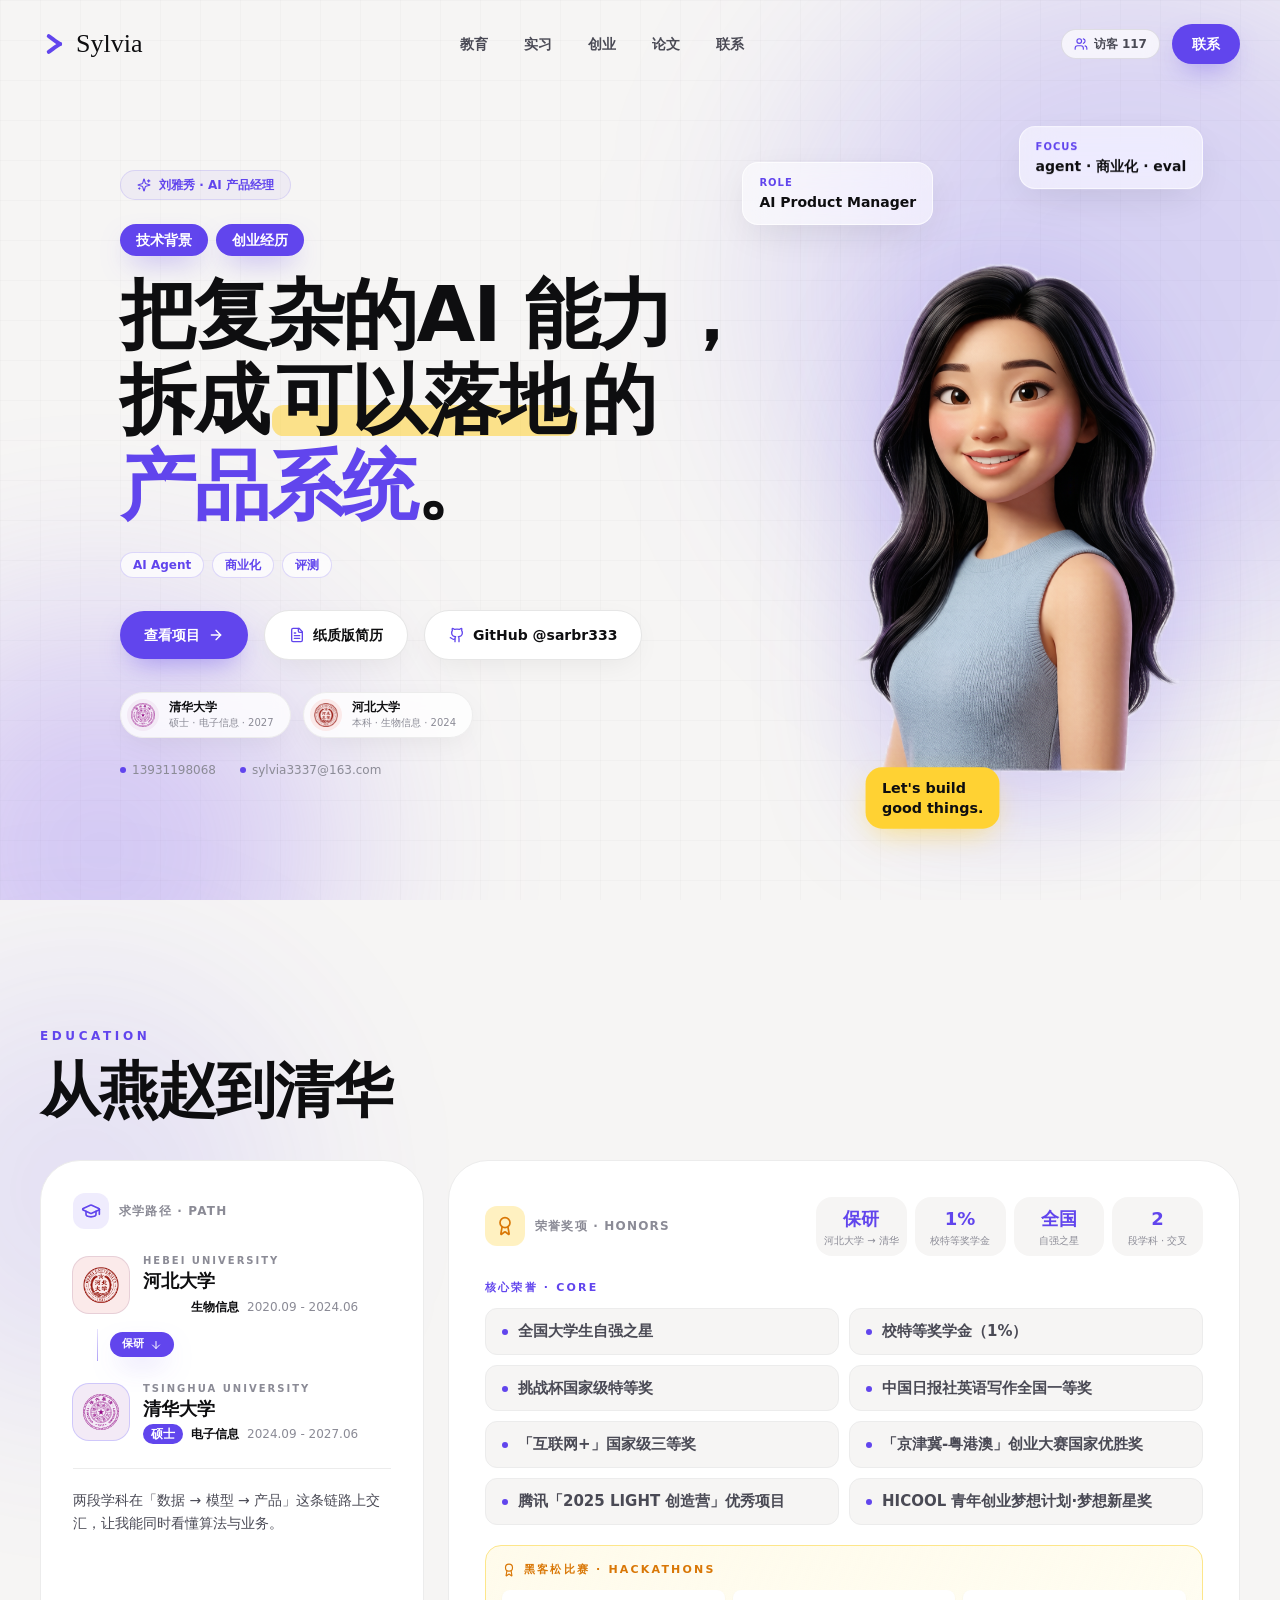
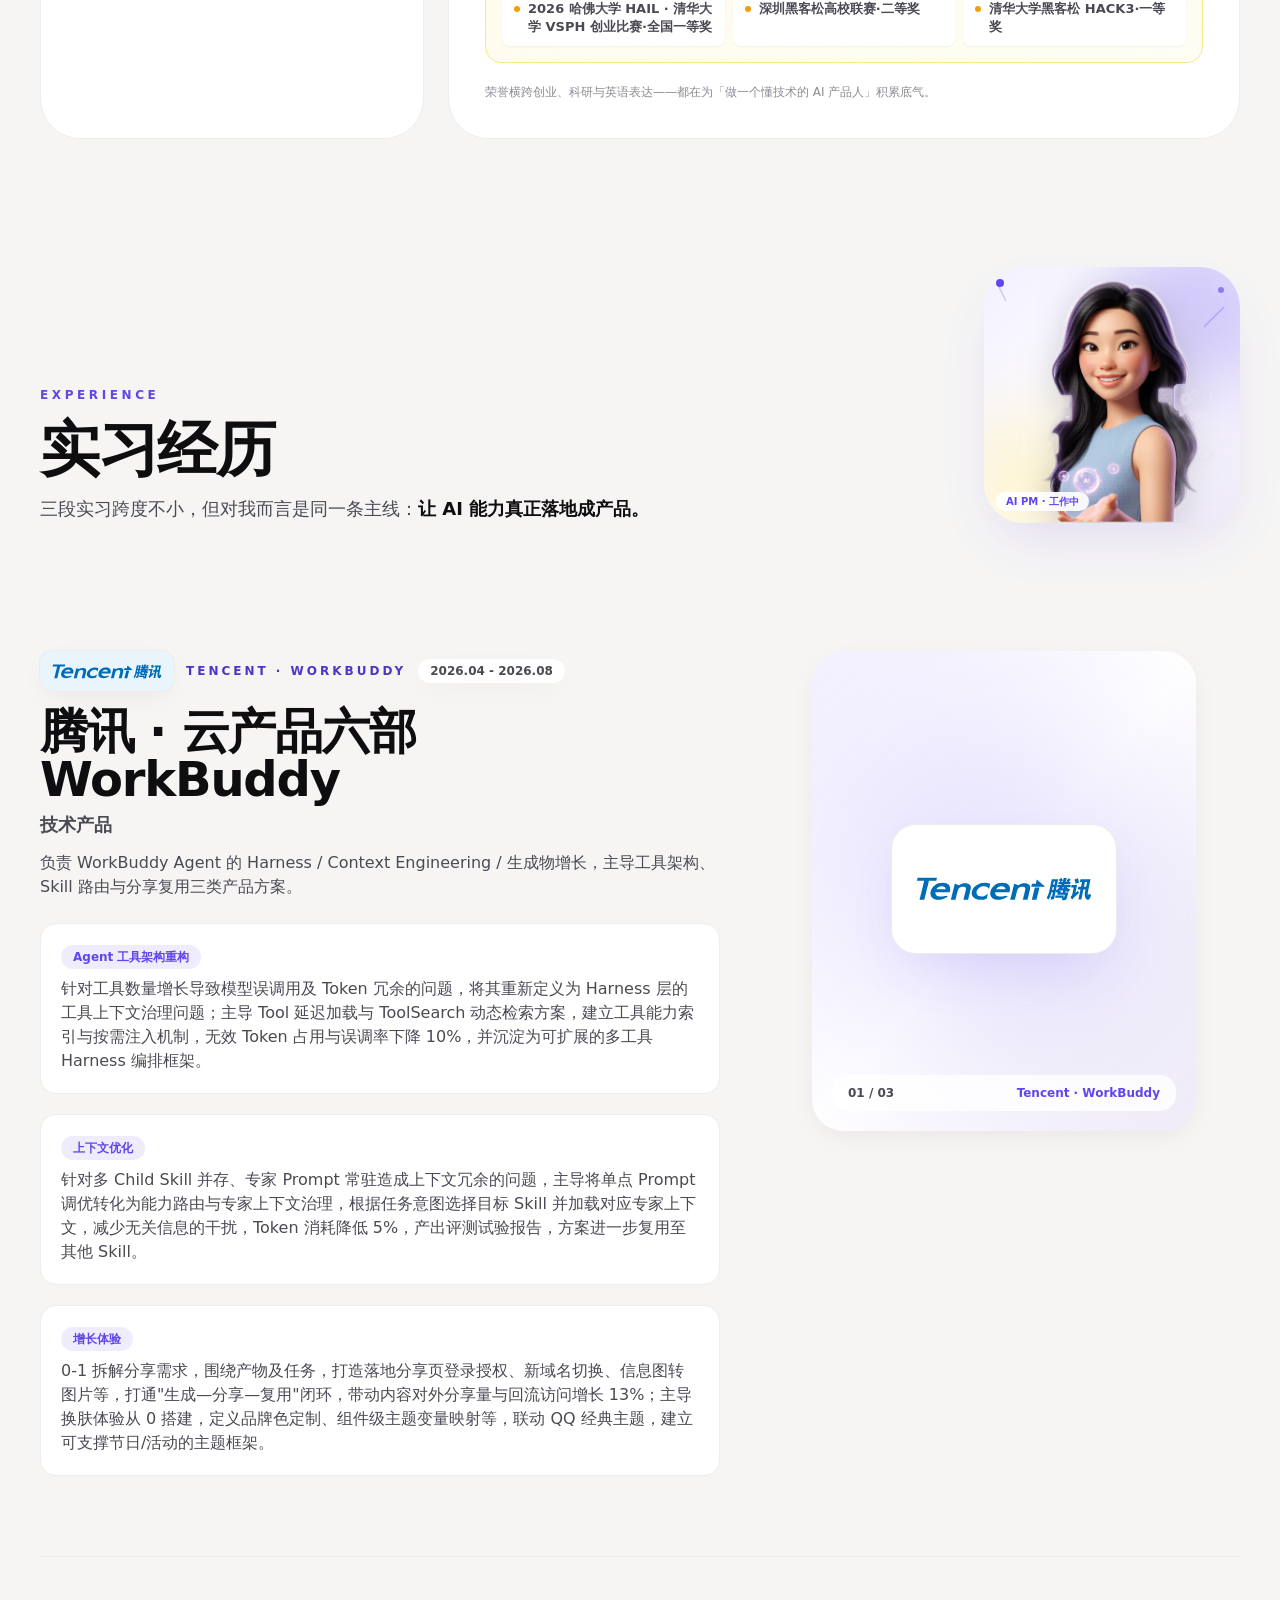
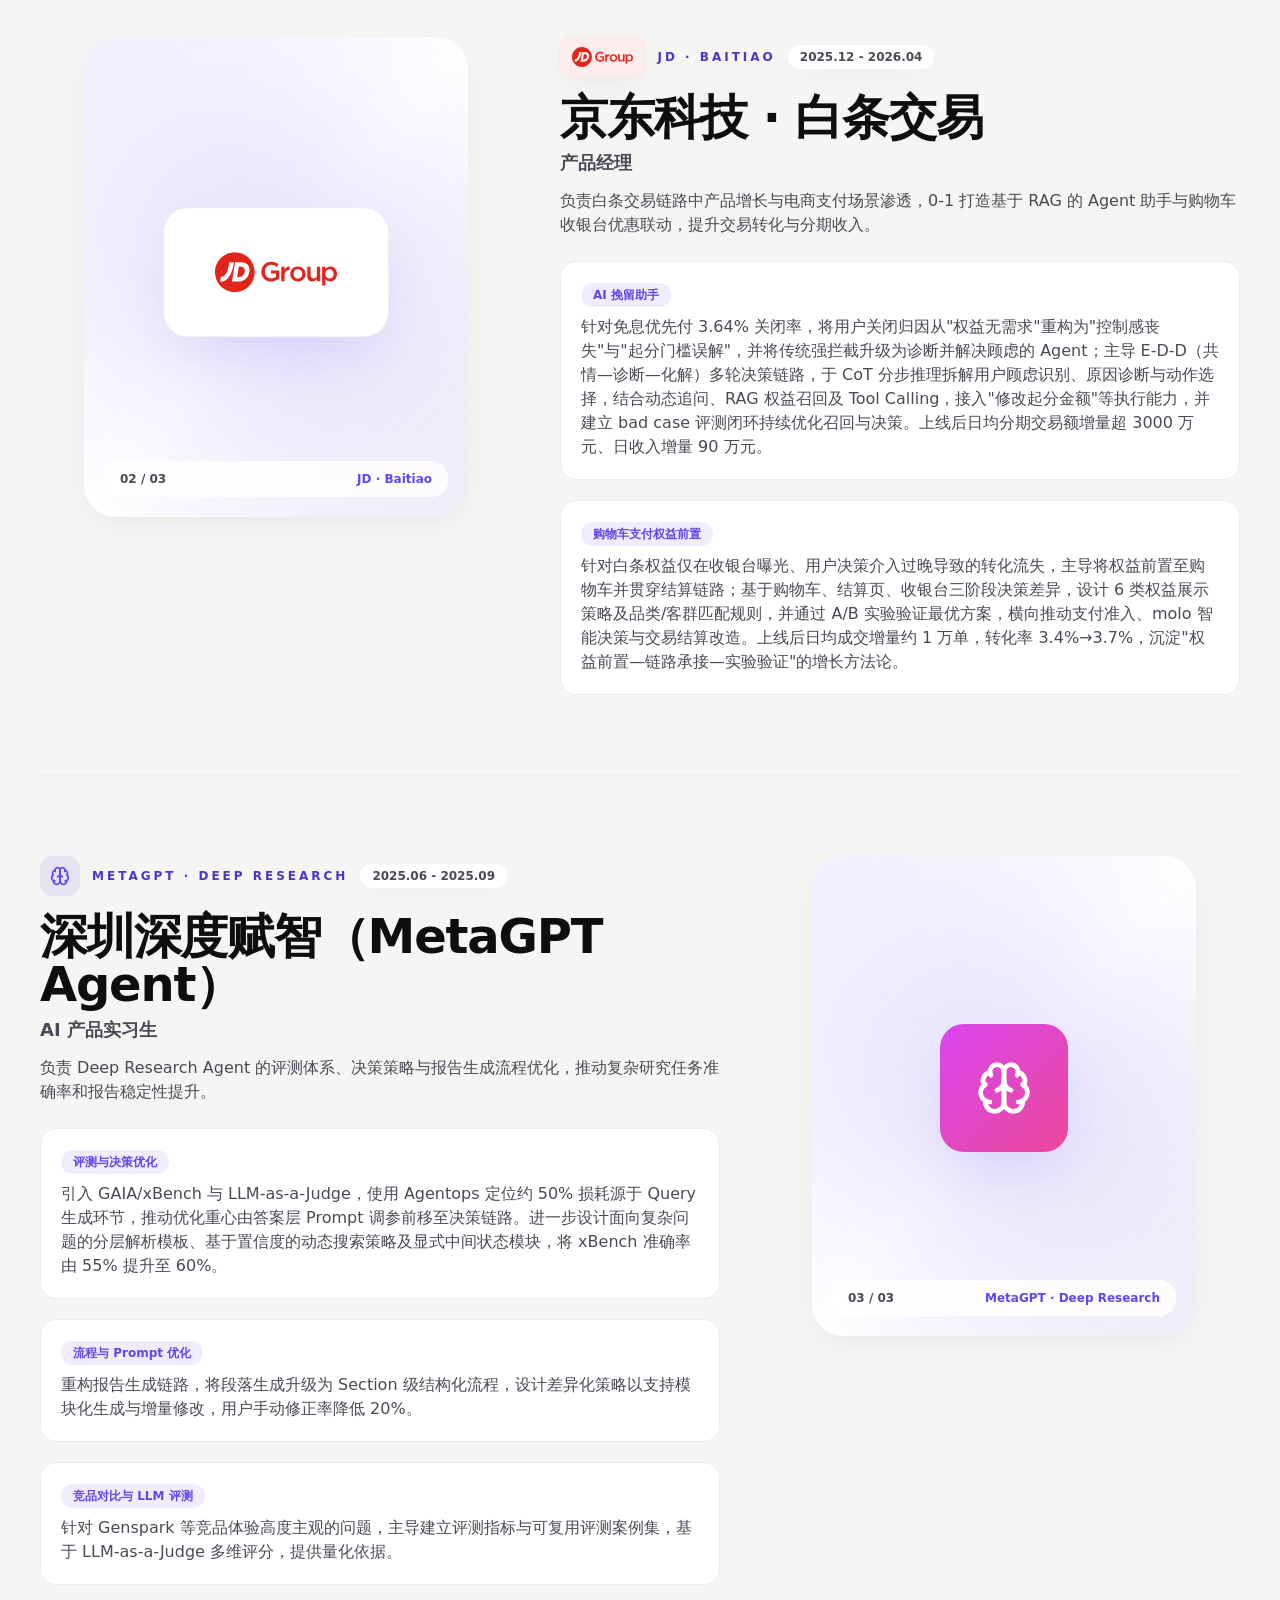
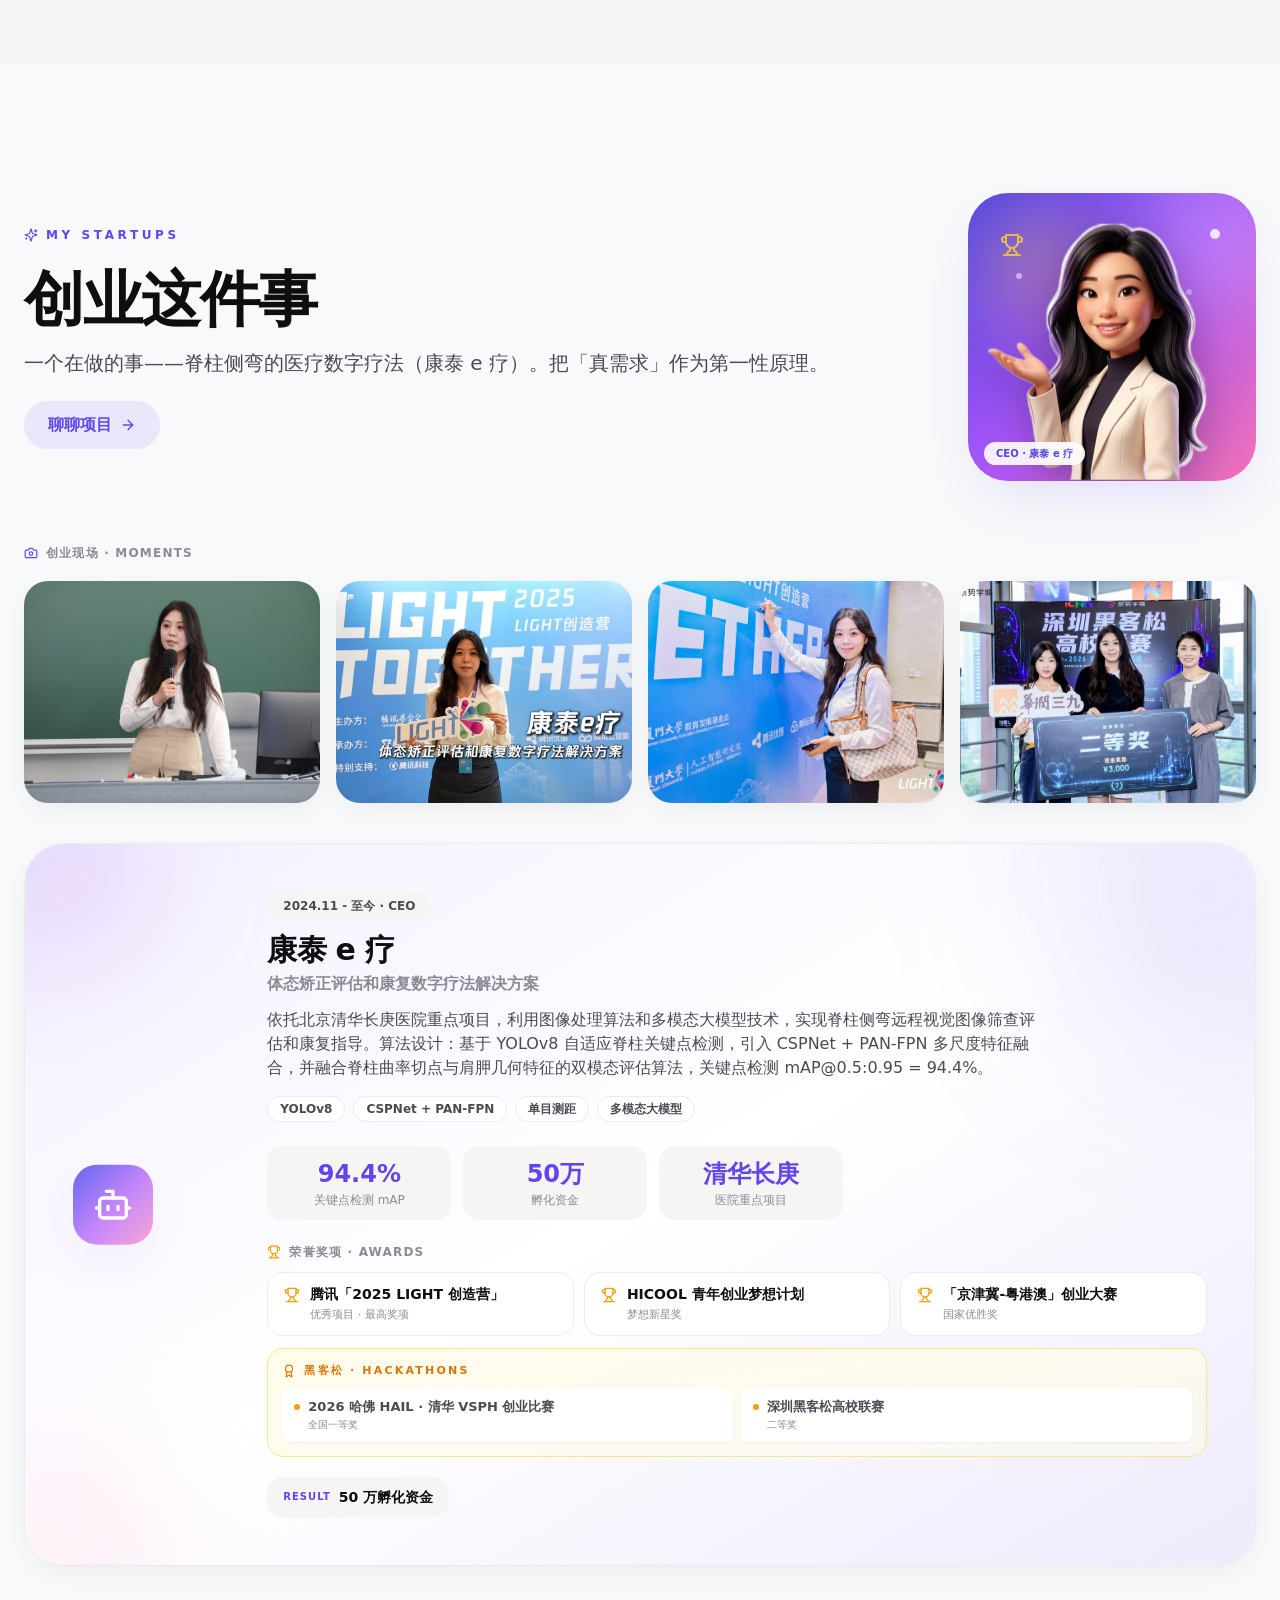
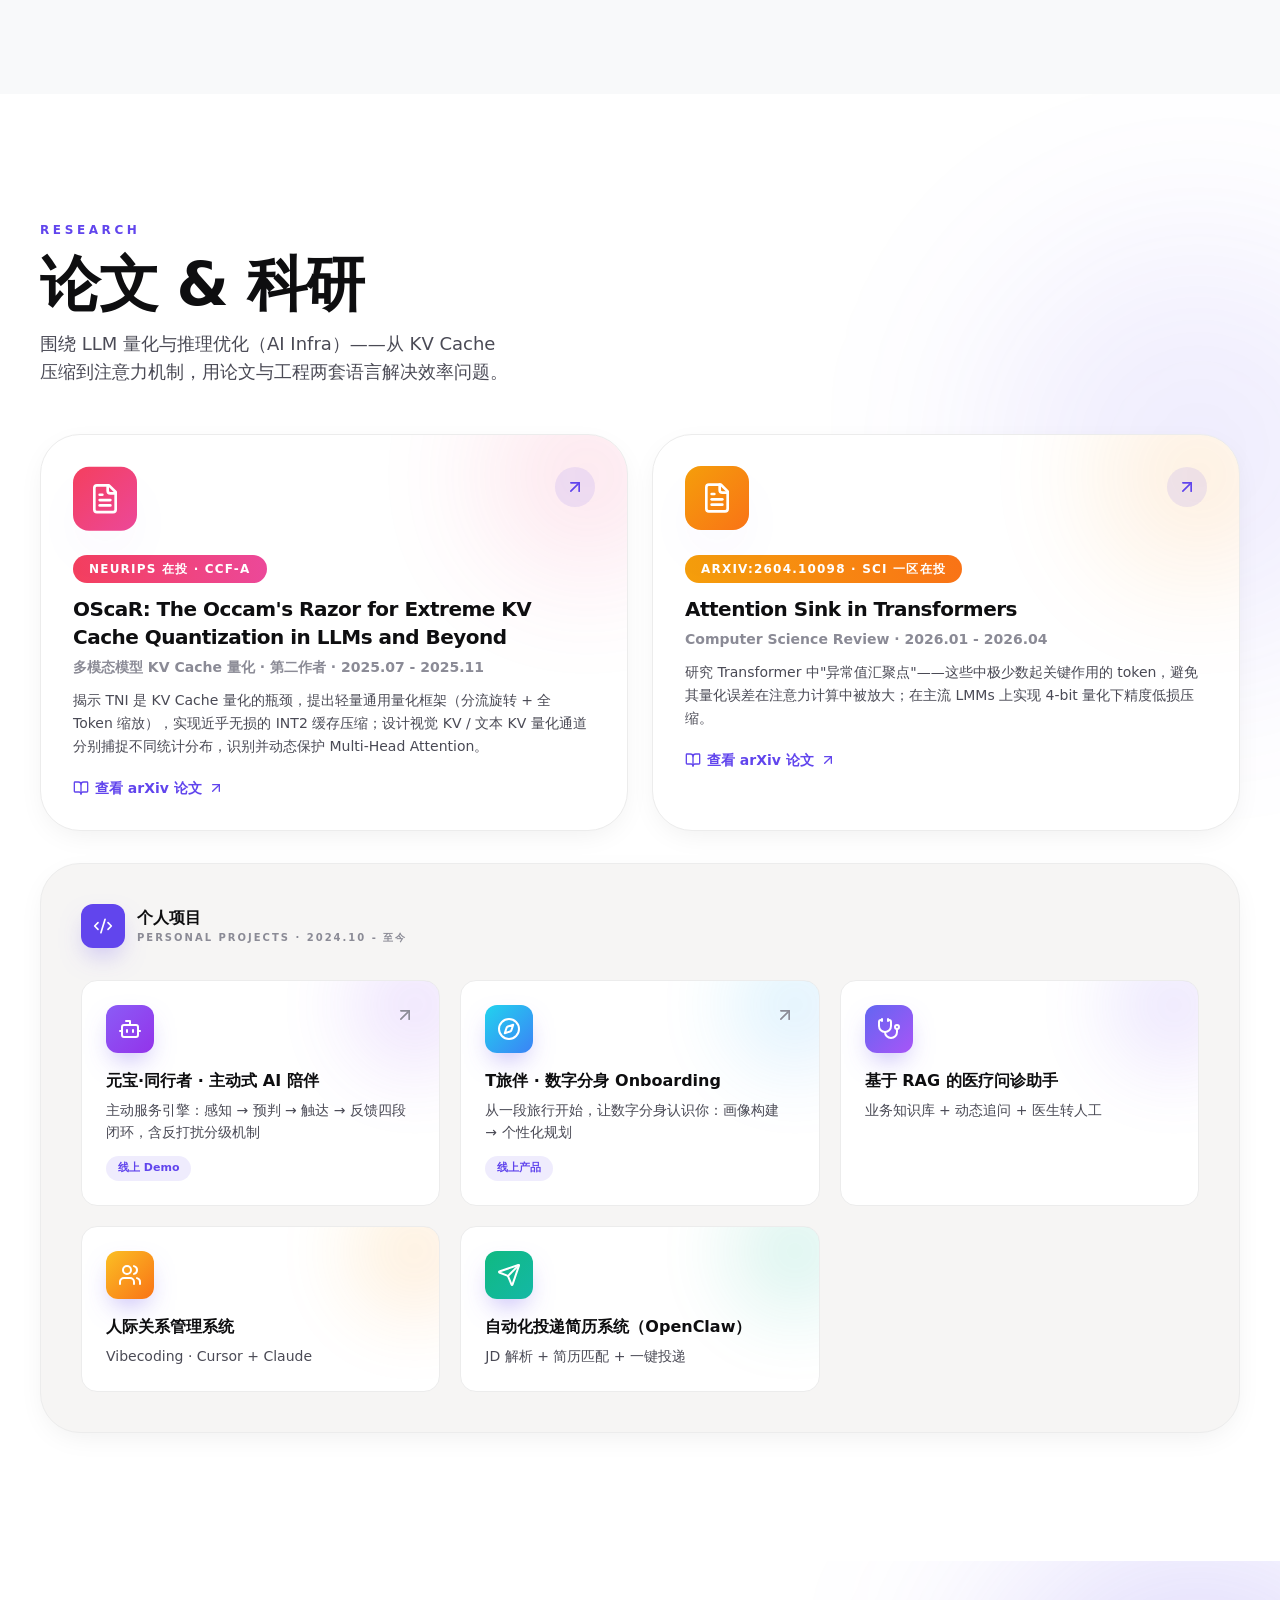
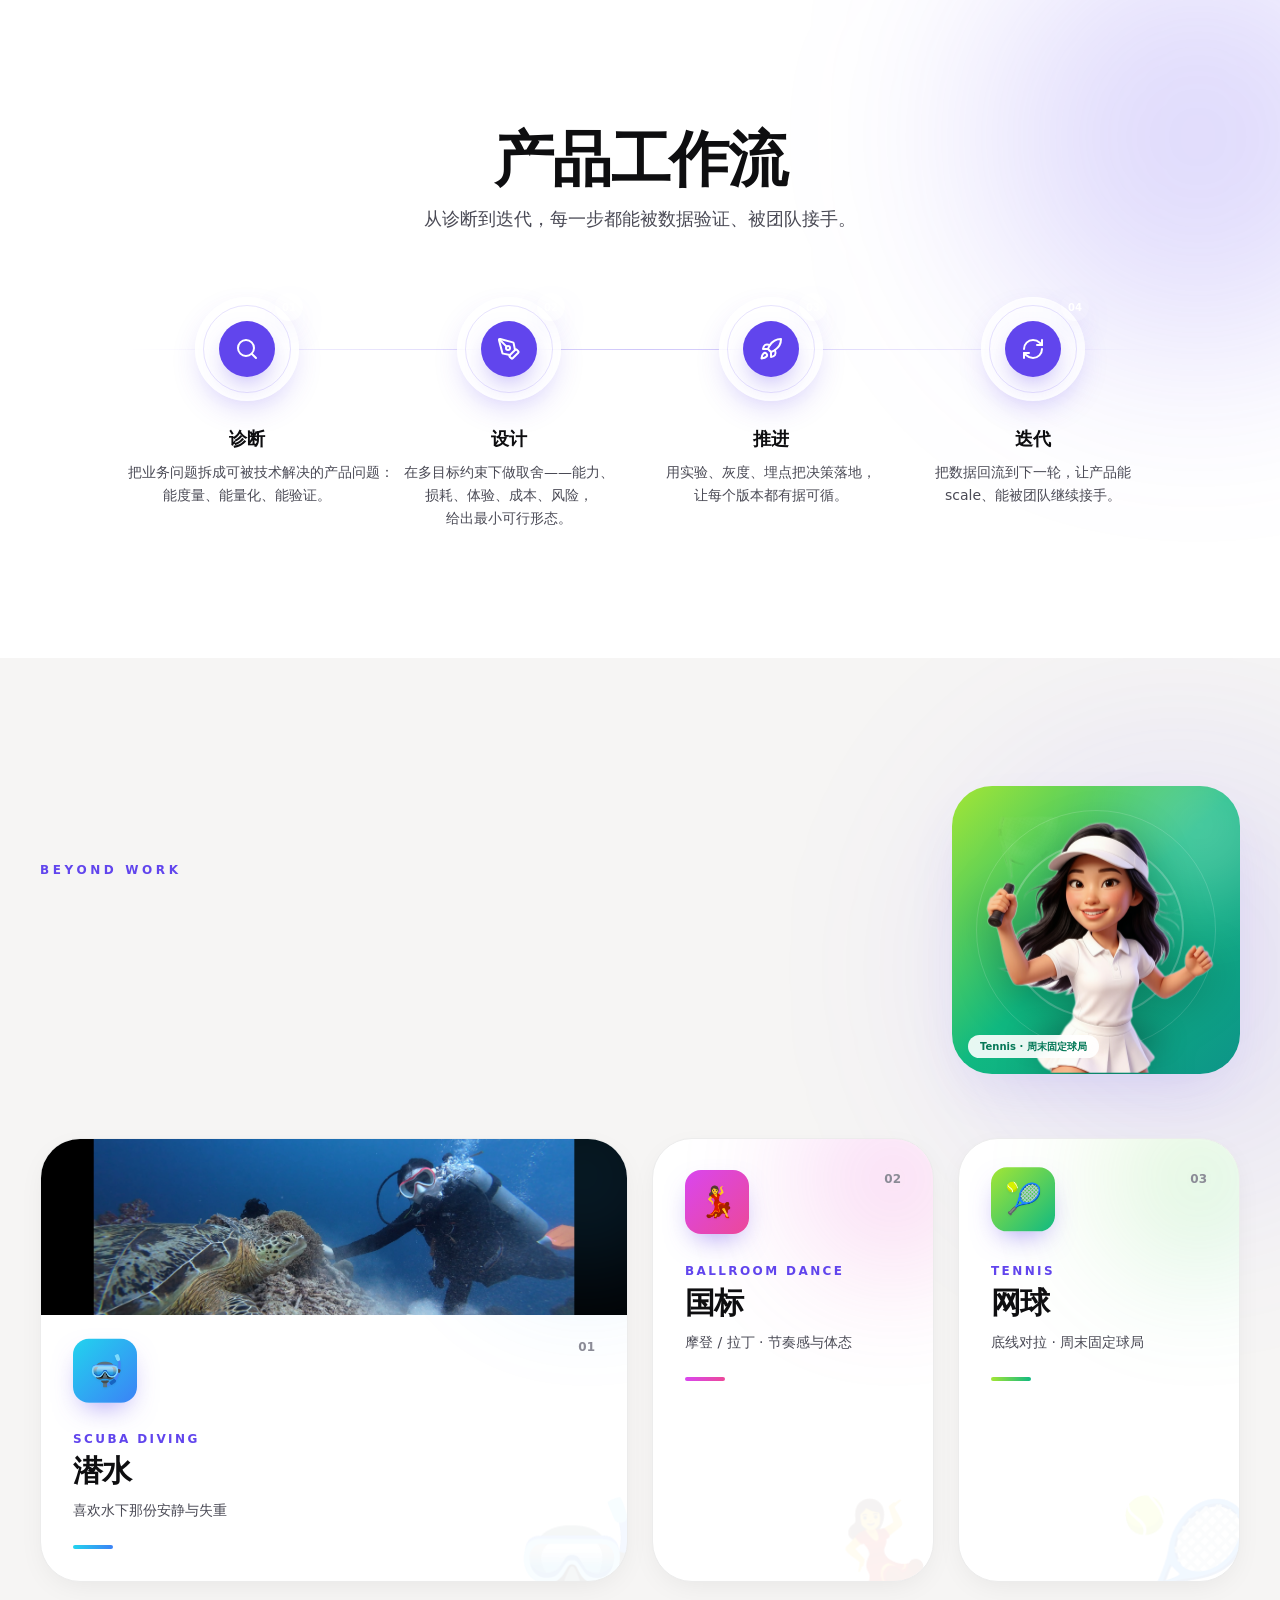
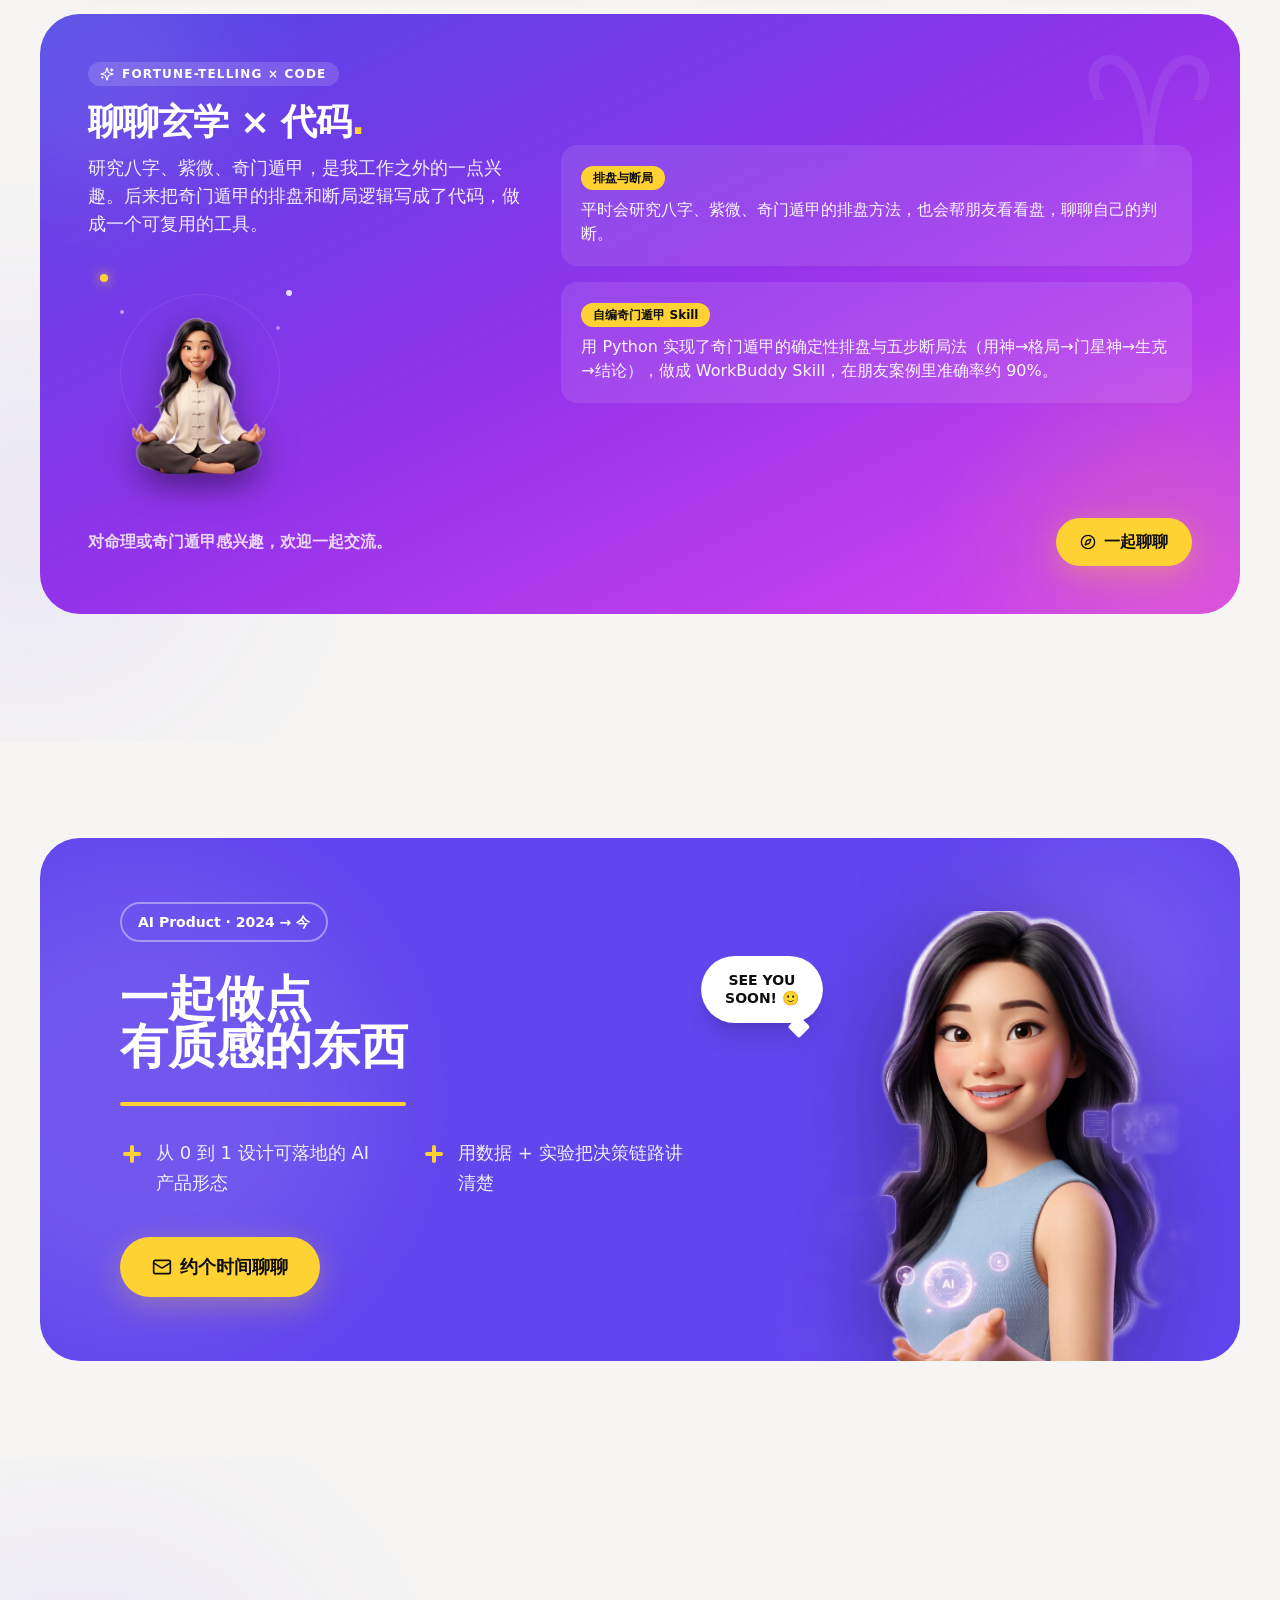
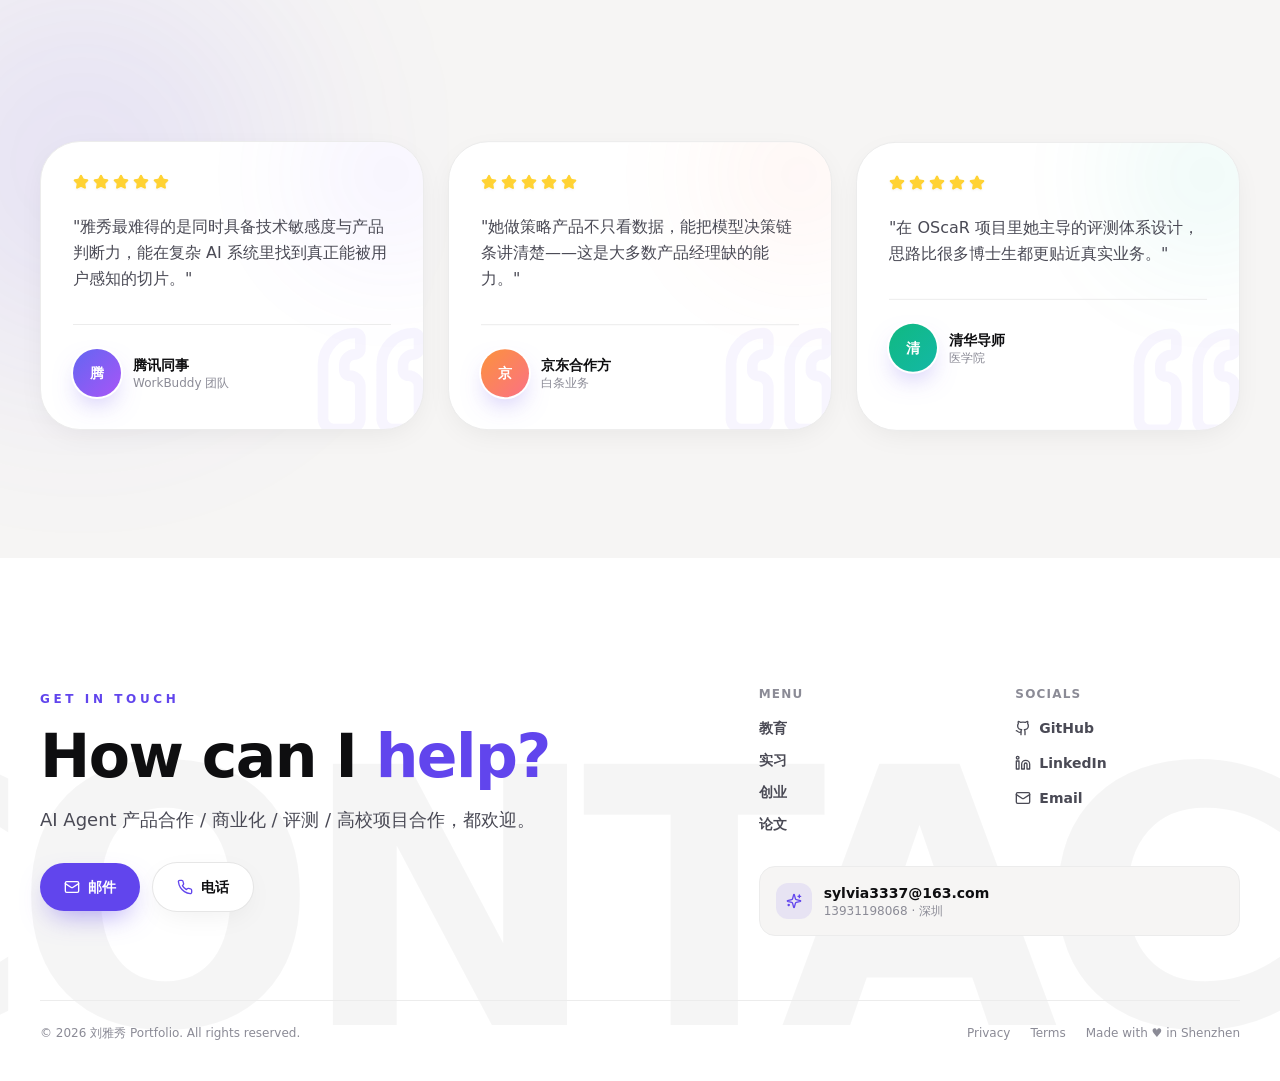
<file: index.html>
<!doctype html>
<html lang="zh-CN">
  <head>
    <meta charset="UTF-8" />
    <link rel="icon" type="image/png" href="./images/avatar-3d.png" />
    <meta name="viewport" content="width=device-width, initial-scale=1.0" />
    <title>Sylvia · AI Product Manager</title>
    <meta name="description" content="刘雅秀 · 腾讯 WorkBuddy AI 产品经理 · 清华电子信息硕士" />
    <script type="module" crossorigin src="./assets/index-CP9UY7re.js"></script>
    <link rel="stylesheet" crossorigin href="./assets/index-C5-AUVO9.css">
  </head>
  <body>
    <div id="root"></div>
  </body>
</html>
</file>
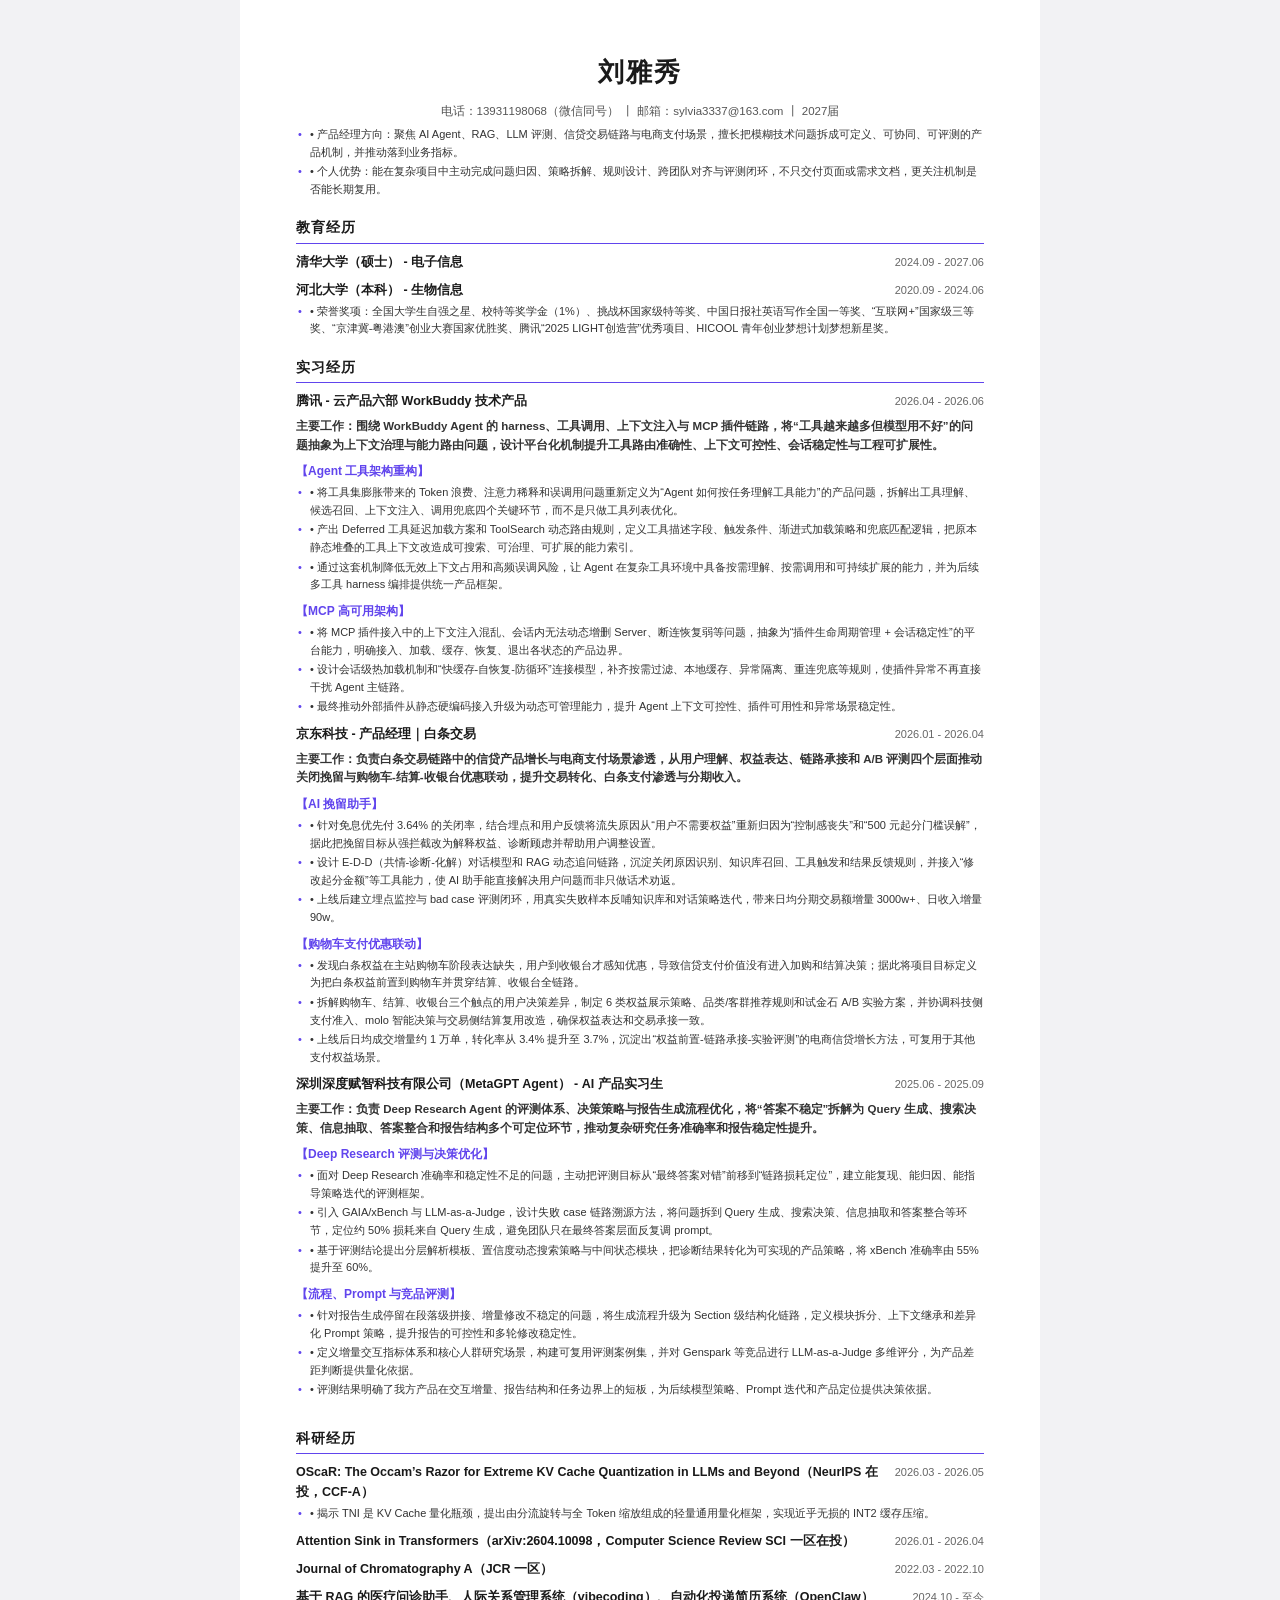
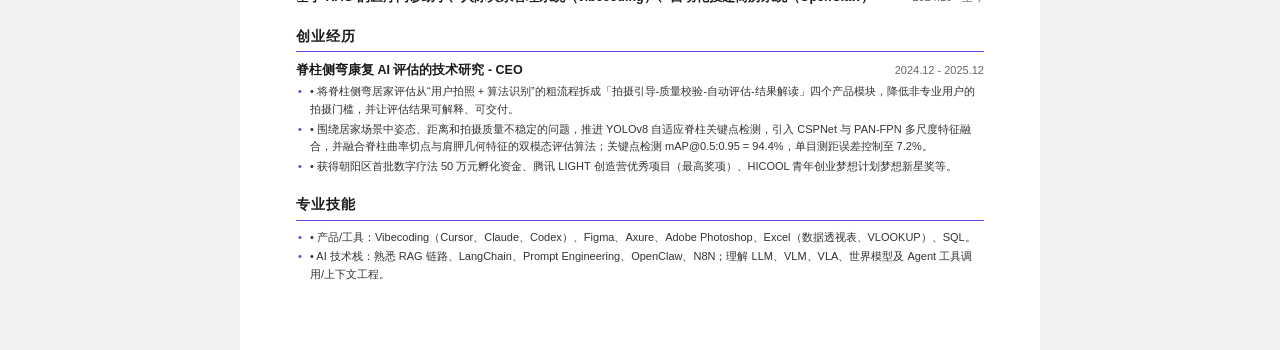
<file: resume.html>
<!DOCTYPE html>
<html lang="zh-CN">
<head>
<meta charset="utf-8">
<title>刘雅秀 · 产品经理简历</title>
<style>
  * { margin: 0; padding: 0; box-sizing: border-box; }
  body {
    font-family: -apple-system, "PingFang SC", "Microsoft YaHei", "Helvetica Neue", sans-serif;
    color: #1a1a1a;
    background: #f2f2f4;
    -webkit-font-smoothing: antialiased;
  }
  .page {
    max-width: 800px;
    margin: 0 auto;
    background: #ffffff;
    padding: 52px 56px 64px;
    line-height: 1.6;
  }
  h1.name {
    font-size: 26px;
    font-weight: 700;
    text-align: center;
    letter-spacing: 2px;
    margin-bottom: 8px;
  }
  .contact {
    font-size: 11.5px;
    color: #555;
    text-align: center;
    margin-bottom: 6px;
  }
  .gap { height: 8px; }
  h2.section {
    font-size: 14px;
    font-weight: 700;
    color: #1a1a1a;
    margin: 18px 0 8px;
    padding-bottom: 4px;
    border-bottom: 1.5px solid #6145ed;
    letter-spacing: 1px;
  }
  .entry {
    display: flex;
    justify-content: space-between;
    align-items: baseline;
    gap: 16px;
    margin: 8px 0 3px;
  }
  .entry-name { font-size: 12.5px; font-weight: 700; }
  .entry-time { font-size: 11px; color: #666; white-space: nowrap; }
  .entry-plain { display: block; font-size: 12.5px; font-weight: 700; }
  .lead {
    font-size: 11.5px;
    font-weight: 600;
    color: #333;
    margin: 6px 0 4px;
  }
  .sub {
    font-size: 12px;
    font-weight: 700;
    color: #6145ed;
    margin: 8px 0 3px;
  }
  .bullet {
    font-size: 11px;
    color: #333;
    padding-left: 14px;
    position: relative;
    margin: 2px 0;
  }
  .bullet::before {
    content: "•";
    position: absolute;
    left: 2px;
    color: #6145ed;
  }
</style>
</head>
<body>
<div class="page">
<h1 class="name">刘雅秀</h1>
<div class="contact">电话：13931198068（微信同号） 丨 邮箱：sylvia3337@163.com 丨 2027届</div>
<div class="bullet">• 产品经理方向：聚焦 AI Agent、RAG、LLM 评测、信贷交易链路与电商支付场景，擅长把模糊技术问题拆成可定义、可协同、可评测的产品机制，并推动落到业务指标。</div>
<div class="bullet">• 个人优势：能在复杂项目中主动完成问题归因、策略拆解、规则设计、跨团队对齐与评测闭环，不只交付页面或需求文档，更关注机制是否能长期复用。</div>
<h2 class="section">教育经历</h2>
<div class="entry"><span class="entry-name">清华大学（硕士） - 电子信息</span><span class="entry-time">2024.09 - 2027.06</span></div>
<div class="entry"><span class="entry-name">河北大学（本科） - 生物信息</span><span class="entry-time">2020.09 - 2024.06</span></div>
<div class="bullet">• 荣誉奖项：全国大学生自强之星、校特等奖学金（1%）、挑战杯国家级特等奖、中国日报社英语写作全国一等奖、“互联网+”国家级三等奖、“京津冀-粤港澳”创业大赛国家优胜奖、腾讯“2025 LIGHT创造营”优秀项目、HICOOL 青年创业梦想计划梦想新星奖。</div>
<h2 class="section">实习经历</h2>
<div class="entry"><span class="entry-name">腾讯 - 云产品六部 WorkBuddy 技术产品</span><span class="entry-time">2026.04 - 2026.06</span></div>
<div class="lead">主要工作：围绕 WorkBuddy Agent 的 harness、工具调用、上下文注入与 MCP 插件链路，将“工具越来越多但模型用不好”的问题抽象为上下文治理与能力路由问题，设计平台化机制提升工具路由准确性、上下文可控性、会话稳定性与工程可扩展性。</div>
<div class="sub">【Agent 工具架构重构】</div>
<div class="bullet">• 将工具集膨胀带来的 Token 浪费、注意力稀释和误调用问题重新定义为“Agent 如何按任务理解工具能力”的产品问题，拆解出工具理解、候选召回、上下文注入、调用兜底四个关键环节，而不是只做工具列表优化。</div>
<div class="bullet">• 产出 Deferred 工具延迟加载方案和 ToolSearch 动态路由规则，定义工具描述字段、触发条件、渐进式加载策略和兜底匹配逻辑，把原本静态堆叠的工具上下文改造成可搜索、可治理、可扩展的能力索引。</div>
<div class="bullet">• 通过这套机制降低无效上下文占用和高频误调风险，让 Agent 在复杂工具环境中具备按需理解、按需调用和可持续扩展的能力，并为后续多工具 harness 编排提供统一产品框架。</div>
<div class="sub">【MCP 高可用架构】</div>
<div class="bullet">• 将 MCP 插件接入中的上下文注入混乱、会话内无法动态增删 Server、断连恢复弱等问题，抽象为“插件生命周期管理 + 会话稳定性”的平台能力，明确接入、加载、缓存、恢复、退出各状态的产品边界。</div>
<div class="bullet">• 设计会话级热加载机制和“快缓存-自恢复-防循环”连接模型，补齐按需过滤、本地缓存、异常隔离、重连兜底等规则，使插件异常不再直接干扰 Agent 主链路。</div>
<div class="bullet">• 最终推动外部插件从静态硬编码接入升级为动态可管理能力，提升 Agent 上下文可控性、插件可用性和异常场景稳定性。</div>
<div class="entry"><span class="entry-name">京东科技 - 产品经理｜白条交易</span><span class="entry-time">2026.01 - 2026.04</span></div>
<div class="lead">主要工作：负责白条交易链路中的信贷产品增长与电商支付场景渗透，从用户理解、权益表达、链路承接和 A/B 评测四个层面推动关闭挽留与购物车-结算-收银台优惠联动，提升交易转化、白条支付渗透与分期收入。</div>
<div class="sub">【AI 挽留助手】</div>
<div class="bullet">• 针对免息优先付 3.64% 的关闭率，结合埋点和用户反馈将流失原因从“用户不需要权益”重新归因为“控制感丧失”和“500 元起分门槛误解”，据此把挽留目标从强拦截改为解释权益、诊断顾虑并帮助用户调整设置。</div>
<div class="bullet">• 设计 E-D-D（共情-诊断-化解）对话模型和 RAG 动态追问链路，沉淀关闭原因识别、知识库召回、工具触发和结果反馈规则，并接入“修改起分金额”等工具能力，使 AI 助手能直接解决用户问题而非只做话术劝返。</div>
<div class="bullet">• 上线后建立埋点监控与 bad case 评测闭环，用真实失败样本反哺知识库和对话策略迭代，带来日均分期交易额增量 3000w+、日收入增量 90w。</div>
<div class="sub">【购物车支付优惠联动】</div>
<div class="bullet">• 发现白条权益在主站购物车阶段表达缺失，用户到收银台才感知优惠，导致信贷支付价值没有进入加购和结算决策；据此将项目目标定义为把白条权益前置到购物车并贯穿结算、收银台全链路。</div>
<div class="bullet">• 拆解购物车、结算、收银台三个触点的用户决策差异，制定 6 类权益展示策略、品类/客群推荐规则和试金石 A/B 实验方案，并协调科技侧支付准入、molo 智能决策与交易侧结算复用改造，确保权益表达和交易承接一致。</div>
<div class="bullet">• 上线后日均成交增量约 1 万单，转化率从 3.4% 提升至 3.7%，沉淀出“权益前置-链路承接-实验评测”的电商信贷增长方法，可复用于其他支付权益场景。</div>
<div class="entry"><span class="entry-name">深圳深度赋智科技有限公司（MetaGPT Agent） - AI 产品实习生</span><span class="entry-time">2025.06 - 2025.09</span></div>
<div class="lead">主要工作：负责 Deep Research Agent 的评测体系、决策策略与报告生成流程优化，将“答案不稳定”拆解为 Query 生成、搜索决策、信息抽取、答案整合和报告结构多个可定位环节，推动复杂研究任务准确率和报告稳定性提升。</div>
<div class="sub">【Deep Research 评测与决策优化】</div>
<div class="bullet">• 面对 Deep Research 准确率和稳定性不足的问题，主动把评测目标从“最终答案对错”前移到“链路损耗定位”，建立能复现、能归因、能指导策略迭代的评测框架。</div>
<div class="bullet">• 引入 GAIA/xBench 与 LLM-as-a-Judge，设计失败 case 链路溯源方法，将问题拆到 Query 生成、搜索决策、信息抽取和答案整合等环节，定位约 50% 损耗来自 Query 生成，避免团队只在最终答案层面反复调 prompt。</div>
<div class="bullet">• 基于评测结论提出分层解析模板、置信度动态搜索策略与中间状态模块，把诊断结果转化为可实现的产品策略，将 xBench 准确率由 55% 提升至 60%。</div>
<div class="sub">【流程、Prompt 与竞品评测】</div>
<div class="bullet">• 针对报告生成停留在段落级拼接、增量修改不稳定的问题，将生成流程升级为 Section 级结构化链路，定义模块拆分、上下文继承和差异化 Prompt 策略，提升报告的可控性和多轮修改稳定性。</div>
<div class="bullet">• 定义增量交互指标体系和核心人群研究场景，构建可复用评测案例集，并对 Genspark 等竞品进行 LLM-as-a-Judge 多维评分，为产品差距判断提供量化依据。</div>
<div class="bullet">• 评测结果明确了我方产品在交互增量、报告结构和任务边界上的短板，为后续模型策略、Prompt 迭代和产品定位提供决策依据。</div>
<div class="gap"></div>
<h2 class="section">科研经历</h2>
<div class="entry"><span class="entry-name">OScaR: The Occam’s Razor for Extreme KV Cache Quantization in LLMs and Beyond（NeurIPS 在投，CCF-A）</span><span class="entry-time">2026.03 - 2026.05</span></div>
<div class="bullet">• 揭示 TNI 是 KV Cache 量化瓶颈，提出由分流旋转与全 Token 缩放组成的轻量通用量化框架，实现近乎无损的 INT2 缓存压缩。</div>
<div class="entry"><span class="entry-name">Attention Sink in Transformers（arXiv:2604.10098，Computer Science Review SCI 一区在投）</span><span class="entry-time">2026.01 - 2026.04</span></div>
<div class="entry"><span class="entry-name">Journal of Chromatography A（JCR 一区）</span><span class="entry-time">2022.03 - 2022.10</span></div>
<div class="entry"><span class="entry-name">基于 RAG 的医疗问诊助手、人际关系管理系统（vibecoding）、自动化投递简历系统（OpenClaw）</span><span class="entry-time">2024.10 - 至今</span></div>
<h2 class="section">创业经历</h2>
<div class="entry"><span class="entry-name">脊柱侧弯康复 AI 评估的技术研究 - CEO</span><span class="entry-time">2024.12 - 2025.12</span></div>
<div class="bullet">• 将脊柱侧弯居家评估从“用户拍照 + 算法识别”的粗流程拆成「拍摄引导-质量校验-自动评估-结果解读」四个产品模块，降低非专业用户的拍摄门槛，并让评估结果可解释、可交付。</div>
<div class="bullet">• 围绕居家场景中姿态、距离和拍摄质量不稳定的问题，推进 YOLOv8 自适应脊柱关键点检测，引入 CSPNet 与 PAN-FPN 多尺度特征融合，并融合脊柱曲率切点与肩胛几何特征的双模态评估算法；关键点检测 mAP@0.5:0.95 = 94.4%，单目测距误差控制至 7.2%。</div>
<div class="bullet">• 获得朝阳区首批数字疗法 50 万元孵化资金、腾讯 LIGHT 创造营优秀项目（最高奖项）、HICOOL 青年创业梦想计划梦想新星奖等。</div>
<h2 class="section">专业技能</h2>
<div class="bullet">• 产品/工具：Vibecoding（Cursor、Claude、Codex）、Figma、Axure、Adobe Photoshop、Excel（数据透视表、VLOOKUP）、SQL。</div>
<div class="bullet">• AI 技术栈：熟悉 RAG 链路、LangChain、Prompt Engineering、OpenClaw、N8N；理解 LLM、VLM、VLA、世界模型及 Agent 工具调用/上下文工程。</div>
</div>
</body>
</html>
</file>
<file: assets/index-C5-AUVO9.css>
*,:before,:after{--tw-border-spacing-x: 0;--tw-border-spacing-y: 0;--tw-translate-x: 0;--tw-translate-y: 0;--tw-rotate: 0;--tw-skew-x: 0;--tw-skew-y: 0;--tw-scale-x: 1;--tw-scale-y: 1;--tw-pan-x: ;--tw-pan-y: ;--tw-pinch-zoom: ;--tw-scroll-snap-strictness: proximity;--tw-gradient-from-position: ;--tw-gradient-via-position: ;--tw-gradient-to-position: ;--tw-ordinal: ;--tw-slashed-zero: ;--tw-numeric-figure: ;--tw-numeric-spacing: ;--tw-numeric-fraction: ;--tw-ring-inset: ;--tw-ring-offset-width: 0px;--tw-ring-offset-color: #fff;--tw-ring-color: rgb(59 130 246 / .5);--tw-ring-offset-shadow: 0 0 #0000;--tw-ring-shadow: 0 0 #0000;--tw-shadow: 0 0 #0000;--tw-shadow-colored: 0 0 #0000;--tw-blur: ;--tw-brightness: ;--tw-contrast: ;--tw-grayscale: ;--tw-hue-rotate: ;--tw-invert: ;--tw-saturate: ;--tw-sepia: ;--tw-drop-shadow: ;--tw-backdrop-blur: ;--tw-backdrop-brightness: ;--tw-backdrop-contrast: ;--tw-backdrop-grayscale: ;--tw-backdrop-hue-rotate: ;--tw-backdrop-invert: ;--tw-backdrop-opacity: ;--tw-backdrop-saturate: ;--tw-backdrop-sepia: ;--tw-contain-size: ;--tw-contain-layout: ;--tw-contain-paint: ;--tw-contain-style: }::backdrop{--tw-border-spacing-x: 0;--tw-border-spacing-y: 0;--tw-translate-x: 0;--tw-translate-y: 0;--tw-rotate: 0;--tw-skew-x: 0;--tw-skew-y: 0;--tw-scale-x: 1;--tw-scale-y: 1;--tw-pan-x: ;--tw-pan-y: ;--tw-pinch-zoom: ;--tw-scroll-snap-strictness: proximity;--tw-gradient-from-position: ;--tw-gradient-via-position: ;--tw-gradient-to-position: ;--tw-ordinal: ;--tw-slashed-zero: ;--tw-numeric-figure: ;--tw-numeric-spacing: ;--tw-numeric-fraction: ;--tw-ring-inset: ;--tw-ring-offset-width: 0px;--tw-ring-offset-color: #fff;--tw-ring-color: rgb(59 130 246 / .5);--tw-ring-offset-shadow: 0 0 #0000;--tw-ring-shadow: 0 0 #0000;--tw-shadow: 0 0 #0000;--tw-shadow-colored: 0 0 #0000;--tw-blur: ;--tw-brightness: ;--tw-contrast: ;--tw-grayscale: ;--tw-hue-rotate: ;--tw-invert: ;--tw-saturate: ;--tw-sepia: ;--tw-drop-shadow: ;--tw-backdrop-blur: ;--tw-backdrop-brightness: ;--tw-backdrop-contrast: ;--tw-backdrop-grayscale: ;--tw-backdrop-hue-rotate: ;--tw-backdrop-invert: ;--tw-backdrop-opacity: ;--tw-backdrop-saturate: ;--tw-backdrop-sepia: ;--tw-contain-size: ;--tw-contain-layout: ;--tw-contain-paint: ;--tw-contain-style: }*,:before,:after{box-sizing:border-box;border-width:0;border-style:solid;border-color:#e5e7eb}:before,:after{--tw-content: ""}html,:host{line-height:1.5;-webkit-text-size-adjust:100%;-moz-tab-size:4;-o-tab-size:4;tab-size:4;font-family:-apple-system,BlinkMacSystemFont,Inter,Noto Sans SC,system-ui,sans-serif;font-feature-settings:normal;font-variation-settings:normal;-webkit-tap-highlight-color:transparent}body{margin:0;line-height:inherit}hr{height:0;color:inherit;border-top-width:1px}abbr:where([title]){-webkit-text-decoration:underline dotted;text-decoration:underline dotted}h1,h2,h3,h4,h5,h6{font-size:inherit;font-weight:inherit}a{color:inherit;text-decoration:inherit}b,strong{font-weight:bolder}code,kbd,samp,pre{font-family:ui-monospace,SFMono-Regular,Menlo,Monaco,Consolas,Liberation Mono,Courier New,monospace;font-feature-settings:normal;font-variation-settings:normal;font-size:1em}small{font-size:80%}sub,sup{font-size:75%;line-height:0;position:relative;vertical-align:baseline}sub{bottom:-.25em}sup{top:-.5em}table{text-indent:0;border-color:inherit;border-collapse:collapse}button,input,optgroup,select,textarea{font-family:inherit;font-feature-settings:inherit;font-variation-settings:inherit;font-size:100%;font-weight:inherit;line-height:inherit;letter-spacing:inherit;color:inherit;margin:0;padding:0}button,select{text-transform:none}button,input:where([type=button]),input:where([type=reset]),input:where([type=submit]){-webkit-appearance:button;background-color:transparent;background-image:none}:-moz-focusring{outline:auto}:-moz-ui-invalid{box-shadow:none}progress{vertical-align:baseline}::-webkit-inner-spin-button,::-webkit-outer-spin-button{height:auto}[type=search]{-webkit-appearance:textfield;outline-offset:-2px}::-webkit-search-decoration{-webkit-appearance:none}::-webkit-file-upload-button{-webkit-appearance:button;font:inherit}summary{display:list-item}blockquote,dl,dd,h1,h2,h3,h4,h5,h6,hr,figure,p,pre{margin:0}fieldset{margin:0;padding:0}legend{padding:0}ol,ul,menu{list-style:none;margin:0;padding:0}dialog{padding:0}textarea{resize:vertical}input::-moz-placeholder,textarea::-moz-placeholder{opacity:1;color:#9ca3af}input::placeholder,textarea::placeholder{opacity:1;color:#9ca3af}button,[role=button]{cursor:pointer}:disabled{cursor:default}img,svg,video,canvas,audio,iframe,embed,object{display:block;vertical-align:middle}img,video{max-width:100%;height:auto}[hidden]:where(:not([hidden=until-found])){display:none}html{scroll-behavior:smooth;-webkit-font-smoothing:antialiased}body{background:#f6f5f4;color:#0e0e10;font-family:-apple-system,BlinkMacSystemFont,Inter,Noto Sans SC,system-ui,sans-serif;overflow-x:hidden}::-moz-selection{background:#6145ed;color:#fff}::selection{background:#6145ed;color:#fff}.btn-primary{display:inline-flex;align-items:center;justify-content:center;gap:.5rem;border-radius:9999px;--tw-bg-opacity: 1;background-color:rgb(97 69 237 / var(--tw-bg-opacity, 1));padding:.875rem 1.5rem;font-size:.875rem;line-height:1.25rem;font-weight:600;--tw-text-opacity: 1;color:rgb(255 255 255 / var(--tw-text-opacity, 1));--tw-shadow: 0 12px 28px -10px rgba(97, 69, 237, .55);--tw-shadow-colored: 0 12px 28px -10px var(--tw-shadow-color);box-shadow:var(--tw-ring-offset-shadow, 0 0 #0000),var(--tw-ring-shadow, 0 0 #0000),var(--tw-shadow);transition-property:all;transition-timing-function:cubic-bezier(.4,0,.2,1);transition-duration:.3s}.btn-primary:hover{transform:translateY(-2px) scale(1.03);box-shadow:0 18px 40px -10px #6145edb3}.btn-primary:active{transform:translateY(0) scale(1)}.btn-ghost{display:inline-flex;align-items:center;justify-content:center;gap:.5rem;border-radius:9999px;border-width:1px;border-color:#0e0e101a;--tw-bg-opacity: 1;background-color:rgb(255 255 255 / var(--tw-bg-opacity, 1));padding:.875rem 1.5rem;font-size:.875rem;line-height:1.25rem;font-weight:600;--tw-text-opacity: 1;color:rgb(14 14 16 / var(--tw-text-opacity, 1));--tw-shadow: 0 8px 30px -8px rgba(20, 20, 30, .08);--tw-shadow-colored: 0 8px 30px -8px var(--tw-shadow-color);box-shadow:var(--tw-ring-offset-shadow, 0 0 #0000),var(--tw-ring-shadow, 0 0 #0000),var(--tw-shadow);transition-property:all;transition-timing-function:cubic-bezier(.4,0,.2,1);transition-duration:.3s}.btn-ghost:hover{--tw-translate-y: -.125rem;transform:translate(var(--tw-translate-x),var(--tw-translate-y)) rotate(var(--tw-rotate)) skew(var(--tw-skew-x)) skewY(var(--tw-skew-y)) scaleX(var(--tw-scale-x)) scaleY(var(--tw-scale-y));border-color:#0e0e104d}.glass-card{background:#ffffff8c;backdrop-filter:blur(18px) saturate(140%);-webkit-backdrop-filter:blur(18px) saturate(140%);border:1px solid rgba(255,255,255,.7);box-shadow:0 12px 40px -10px #14141e1f}.orb-purple{pointer-events:none;position:absolute;border-radius:9999px;background-color:#6145ed33;--tw-blur: blur(100px);filter:var(--tw-blur) var(--tw-brightness) var(--tw-contrast) var(--tw-grayscale) var(--tw-hue-rotate) var(--tw-invert) var(--tw-saturate) var(--tw-sepia) var(--tw-drop-shadow)}.pill{display:inline-flex;align-items:center;gap:.5rem;border-radius:9999px;border-width:1px;border-color:#6145ed26;background-color:#6145ed0d;padding:.375rem 1rem;font-size:.75rem;line-height:1rem;font-weight:600;--tw-text-opacity: 1;color:rgb(97 69 237 / var(--tw-text-opacity, 1))}.h-display{font-family:Inter,Noto Sans SC,system-ui,sans-serif;font-weight:700;letter-spacing:-.025em;line-height:1.05}.bento{border-radius:2.5rem;--tw-shadow: 0 20px 25px -5px rgb(0 0 0 / .1), 0 8px 10px -6px rgb(0 0 0 / .1);--tw-shadow-colored: 0 20px 25px -5px var(--tw-shadow-color), 0 8px 10px -6px var(--tw-shadow-color);box-shadow:var(--tw-ring-offset-shadow, 0 0 #0000),var(--tw-ring-shadow, 0 0 #0000),var(--tw-shadow);box-shadow:0 24px 60px -20px #14141e1f}.bg-grid{background-image:linear-gradient(rgba(20,20,30,.04) 1px,transparent 1px),linear-gradient(90deg,rgba(20,20,30,.04) 1px,transparent 1px);background-size:40px 40px}.pointer-events-none{pointer-events:none}.fixed{position:fixed}.absolute{position:absolute}.relative{position:relative}.inset-0{top:0;right:0;bottom:0;left:0}.inset-2{top:.5rem;right:.5rem;bottom:.5rem;left:.5rem}.inset-x-0{left:0;right:0}.-bottom-1{bottom:-.25rem}.-bottom-16{bottom:-4rem}.-bottom-4{bottom:-1rem}.-bottom-6{bottom:-1.5rem}.-bottom-8{bottom:-2rem}.-bottom-\[12\%\]{bottom:-12%}.-left-10{left:-2.5rem}.-left-16{left:-4rem}.-left-20{left:-5rem}.-left-32{left:-8rem}.-left-40{left:-10rem}.-left-6{left:-1.5rem}.-right-1{right:-.25rem}.-right-10{right:-2.5rem}.-right-14{right:-3.5rem}.-right-20{right:-5rem}.-right-3{right:-.75rem}.-right-32{right:-8rem}.-right-4{right:-1rem}.-right-5{right:-1.25rem}.-right-\[3\%\]{right:-3%}.-right-\[5\%\]{right:-5%}.-top-1{top:-.25rem}.-top-10{top:-2.5rem}.-top-14{top:-3.5rem}.-top-16{top:-4rem}.-top-20{top:-5rem}.bottom-0{bottom:0}.bottom-1{bottom:.25rem}.bottom-10{bottom:2.5rem}.bottom-3{bottom:.75rem}.bottom-4{bottom:1rem}.bottom-5{bottom:1.25rem}.bottom-6{bottom:1.5rem}.bottom-7{bottom:1.75rem}.bottom-\[-20\%\]{bottom:-20%}.bottom-\[0\.08em\]{bottom:.08em}.bottom-\[8\%\]{bottom:8%}.left-0{left:0}.left-1\/2{left:50%}.left-12{left:3rem}.left-3{left:.75rem}.left-4{left:1rem}.left-5{left:1.25rem}.left-8{left:2rem}.left-\[2\%\]{left:2%}.left-\[58\%\]{left:58%}.right-0{right:0}.right-16{right:4rem}.right-4{right:1rem}.right-5{right:1.25rem}.right-6{right:1.5rem}.right-8{right:2rem}.right-9{right:2.25rem}.right-\[-10\%\]{right:-10%}.right-\[-15\%\]{right:-15%}.right-\[22\%\]{right:22%}.right-\[6\%\]{right:6%}.top-0{top:0}.top-1\/2{top:50%}.top-10{top:2.5rem}.top-12{top:3rem}.top-16{top:4rem}.top-20{top:5rem}.top-24{top:6rem}.top-3{top:.75rem}.top-5{top:1.25rem}.top-6{top:1.5rem}.top-7{top:1.75rem}.top-8{top:2rem}.top-9{top:2.25rem}.top-\[-5\%\]{top:-5%}.top-\[10\%\]{top:10%}.top-\[14\%\]{top:14%}.top-\[18\%\]{top:18%}.top-\[52px\]{top:52px}.z-10{z-index:10}.z-20{z-index:20}.z-30{z-index:30}.z-50{z-index:50}.-mx-8{margin-left:-2rem;margin-right:-2rem}.mx-1{margin-left:.25rem;margin-right:.25rem}.mx-auto{margin-left:auto;margin-right:auto}.my-3{margin-top:.75rem;margin-bottom:.75rem}.-mt-8{margin-top:-2rem}.mb-0{margin-bottom:0}.mb-10{margin-bottom:2.5rem}.mb-12{margin-bottom:3rem}.mb-16{margin-bottom:4rem}.mb-2{margin-bottom:.5rem}.mb-3{margin-bottom:.75rem}.mb-4{margin-bottom:1rem}.mb-5{margin-bottom:1.25rem}.mb-6{margin-bottom:1.5rem}.mb-8{margin-bottom:2rem}.ml-6{margin-left:1.5rem}.mt-0\.5{margin-top:.125rem}.mt-1{margin-top:.25rem}.mt-1\.5{margin-top:.375rem}.mt-10{margin-top:2.5rem}.mt-12{margin-top:3rem}.mt-14{margin-top:3.5rem}.mt-16{margin-top:4rem}.mt-2{margin-top:.5rem}.mt-2\.5{margin-top:.625rem}.mt-3{margin-top:.75rem}.mt-4{margin-top:1rem}.mt-5{margin-top:1.25rem}.mt-6{margin-top:1.5rem}.mt-7{margin-top:1.75rem}.mt-8{margin-top:2rem}.block{display:block}.inline-block{display:inline-block}.flex{display:flex}.inline-flex{display:inline-flex}.grid{display:grid}.hidden{display:none}.aspect-\[4\/3\]{aspect-ratio:4/3}.aspect-\[4\/5\]{aspect-ratio:4/5}.aspect-square{aspect-ratio:1 / 1}.h-1{height:.25rem}.h-1\.5{height:.375rem}.h-10{height:2.5rem}.h-11{height:2.75rem}.h-12{height:3rem}.h-14{height:3.5rem}.h-16{height:4rem}.h-2{height:.5rem}.h-2\.5{height:.625rem}.h-20{height:5rem}.h-24{height:6rem}.h-3{height:.75rem}.h-3\.5{height:.875rem}.h-32{height:8rem}.h-4{height:1rem}.h-40{height:10rem}.h-44{height:11rem}.h-48{height:12rem}.h-5{height:1.25rem}.h-52{height:13rem}.h-56{height:14rem}.h-6{height:1.5rem}.h-60{height:15rem}.h-64{height:16rem}.h-7{height:1.75rem}.h-72{height:18rem}.h-8{height:2rem}.h-9{height:2.25rem}.h-\[0\.42em\]{height:.42em}.h-\[104px\]{height:104px}.h-\[260px\]{height:260px}.h-\[300px\]{height:300px}.h-\[380px\]{height:380px}.h-\[420px\]{height:420px}.h-\[460px\]{height:460px}.h-\[520px\]{height:520px}.h-auto{height:auto}.h-full{height:100%}.h-px{height:1px}.min-h-\[350px\]{min-height:350px}.min-h-\[450px\]{min-height:450px}.min-h-screen{min-height:100vh}.w-1{width:.25rem}.w-1\.5{width:.375rem}.w-1\/2{width:50%}.w-10{width:2.5rem}.w-11{width:2.75rem}.w-12{width:3rem}.w-14{width:3.5rem}.w-16{width:4rem}.w-2{width:.5rem}.w-2\.5{width:.625rem}.w-20{width:5rem}.w-24{width:6rem}.w-28{width:7rem}.w-3{width:.75rem}.w-3\.5{width:.875rem}.w-32{width:8rem}.w-36{width:9rem}.w-4{width:1rem}.w-40{width:10rem}.w-44{width:11rem}.w-48{width:12rem}.w-5{width:1.25rem}.w-52{width:13rem}.w-56{width:14rem}.w-6{width:1.5rem}.w-60{width:15rem}.w-64{width:16rem}.w-7{width:1.75rem}.w-72{width:18rem}.w-8{width:2rem}.w-9{width:2.25rem}.w-\[104px\]{width:104px}.w-\[130\%\]{width:130%}.w-\[260px\]{width:260px}.w-\[380px\]{width:380px}.w-\[40vw\]{width:40vw}.w-\[420px\]{width:420px}.w-\[460px\]{width:460px}.w-\[520px\]{width:520px}.w-\[70\%\]{width:70%}.w-\[78\%\]{width:78%}.w-\[82vw\]{width:82vw}.w-auto{width:auto}.w-fit{width:-moz-fit-content;width:fit-content}.w-full{width:100%}.w-px{width:1px}.min-w-0{min-width:0px}.max-w-2xl{max-width:42rem}.max-w-3xl{max-width:48rem}.max-w-4xl{max-width:56rem}.max-w-5xl{max-width:64rem}.max-w-7xl{max-width:80rem}.max-w-\[110px\]{max-width:110px}.max-w-\[1200px\]{max-width:1200px}.max-w-\[1400px\]{max-width:1400px}.max-w-\[380px\]{max-width:380px}.max-w-\[560px\]{max-width:560px}.max-w-full{max-width:100%}.max-w-lg{max-width:32rem}.max-w-md{max-width:28rem}.max-w-sm{max-width:24rem}.max-w-xl{max-width:36rem}.max-w-xs{max-width:20rem}.flex-1{flex:1 1 0%}.shrink-0{flex-shrink:0}.origin-bottom{transform-origin:bottom}.-translate-x-1\/2{--tw-translate-x: -50%;transform:translate(var(--tw-translate-x),var(--tw-translate-y)) rotate(var(--tw-rotate)) skew(var(--tw-skew-x)) skewY(var(--tw-skew-y)) scaleX(var(--tw-scale-x)) scaleY(var(--tw-scale-y))}.-translate-y-1\/2{--tw-translate-y: -50%;transform:translate(var(--tw-translate-x),var(--tw-translate-y)) rotate(var(--tw-rotate)) skew(var(--tw-skew-x)) skewY(var(--tw-skew-y)) scaleX(var(--tw-scale-x)) scaleY(var(--tw-scale-y))}.translate-y-1\/2{--tw-translate-y: 50%;transform:translate(var(--tw-translate-x),var(--tw-translate-y)) rotate(var(--tw-rotate)) skew(var(--tw-skew-x)) skewY(var(--tw-skew-y)) scaleX(var(--tw-scale-x)) scaleY(var(--tw-scale-y))}.-rotate-6{--tw-rotate: -6deg;transform:translate(var(--tw-translate-x),var(--tw-translate-y)) rotate(var(--tw-rotate)) skew(var(--tw-skew-x)) skewY(var(--tw-skew-y)) scaleX(var(--tw-scale-x)) scaleY(var(--tw-scale-y))}.rotate-180{--tw-rotate: 180deg;transform:translate(var(--tw-translate-x),var(--tw-translate-y)) rotate(var(--tw-rotate)) skew(var(--tw-skew-x)) skewY(var(--tw-skew-y)) scaleX(var(--tw-scale-x)) scaleY(var(--tw-scale-y))}.rotate-3{--tw-rotate: 3deg;transform:translate(var(--tw-translate-x),var(--tw-translate-y)) rotate(var(--tw-rotate)) skew(var(--tw-skew-x)) skewY(var(--tw-skew-y)) scaleX(var(--tw-scale-x)) scaleY(var(--tw-scale-y))}.rotate-45{--tw-rotate: 45deg;transform:translate(var(--tw-translate-x),var(--tw-translate-y)) rotate(var(--tw-rotate)) skew(var(--tw-skew-x)) skewY(var(--tw-skew-y)) scaleX(var(--tw-scale-x)) scaleY(var(--tw-scale-y))}.cursor-pointer{cursor:pointer}.select-none{-webkit-user-select:none;-moz-user-select:none;user-select:none}.grid-cols-1{grid-template-columns:repeat(1,minmax(0,1fr))}.grid-cols-2{grid-template-columns:repeat(2,minmax(0,1fr))}.grid-cols-3{grid-template-columns:repeat(3,minmax(0,1fr))}.grid-cols-4{grid-template-columns:repeat(4,minmax(0,1fr))}.flex-col{flex-direction:column}.flex-wrap{flex-wrap:wrap}.items-start{align-items:flex-start}.items-end{align-items:flex-end}.items-center{align-items:center}.items-stretch{align-items:stretch}.justify-start{justify-content:flex-start}.justify-end{justify-content:flex-end}.justify-center{justify-content:center}.justify-between{justify-content:space-between}.gap-1{gap:.25rem}.gap-1\.5{gap:.375rem}.gap-10{gap:2.5rem}.gap-12{gap:3rem}.gap-2{gap:.5rem}.gap-2\.5{gap:.625rem}.gap-3{gap:.75rem}.gap-3\.5{gap:.875rem}.gap-4{gap:1rem}.gap-5{gap:1.25rem}.gap-6{gap:1.5rem}.gap-8{gap:2rem}.gap-9{gap:2.25rem}.gap-x-2{-moz-column-gap:.5rem;column-gap:.5rem}.gap-x-6{-moz-column-gap:1.5rem;column-gap:1.5rem}.gap-y-1{row-gap:.25rem}.gap-y-2{row-gap:.5rem}.space-y-3>:not([hidden])~:not([hidden]){--tw-space-y-reverse: 0;margin-top:calc(.75rem * calc(1 - var(--tw-space-y-reverse)));margin-bottom:calc(.75rem * var(--tw-space-y-reverse))}.space-y-4>:not([hidden])~:not([hidden]){--tw-space-y-reverse: 0;margin-top:calc(1rem * calc(1 - var(--tw-space-y-reverse)));margin-bottom:calc(1rem * var(--tw-space-y-reverse))}.space-y-5>:not([hidden])~:not([hidden]){--tw-space-y-reverse: 0;margin-top:calc(1.25rem * calc(1 - var(--tw-space-y-reverse)));margin-bottom:calc(1.25rem * var(--tw-space-y-reverse))}.space-y-6>:not([hidden])~:not([hidden]){--tw-space-y-reverse: 0;margin-top:calc(1.5rem * calc(1 - var(--tw-space-y-reverse)));margin-bottom:calc(1.5rem * var(--tw-space-y-reverse))}.divide-y>:not([hidden])~:not([hidden]){--tw-divide-y-reverse: 0;border-top-width:calc(1px * calc(1 - var(--tw-divide-y-reverse)));border-bottom-width:calc(1px * var(--tw-divide-y-reverse))}.divide-line\/70>:not([hidden])~:not([hidden]){border-color:#ecececb3}.self-center{align-self:center}.overflow-hidden{overflow:hidden}.whitespace-nowrap{white-space:nowrap}.whitespace-pre-line{white-space:pre-line}.rounded-2xl{border-radius:1rem}.rounded-3xl{border-radius:1.5rem}.rounded-\[0\.15em\]{border-radius:.15em}.rounded-\[100\%\]{border-radius:100%}.rounded-\[2\.5rem\]{border-radius:2.5rem}.rounded-\[2rem\]{border-radius:2rem}.rounded-full{border-radius:9999px}.rounded-lg{border-radius:.5rem}.rounded-sm{border-radius:.125rem}.rounded-xl{border-radius:.75rem}.border{border-width:1px}.border-2{border-width:2px}.border-b{border-bottom-width:1px}.border-t{border-top-width:1px}.border-amber-200{--tw-border-opacity: 1;border-color:rgb(253 230 138 / var(--tw-border-opacity, 1))}.border-ink\/10{border-color:#0e0e101a}.border-line{--tw-border-opacity: 1;border-color:rgb(236 236 236 / var(--tw-border-opacity, 1))}.border-primary\/15{border-color:#6145ed26}.border-primary\/20{border-color:#6145ed33}.border-white\/15{border-color:#ffffff26}.border-white\/20{border-color:#fff3}.border-white\/25{border-color:#ffffff40}.border-white\/30{border-color:#ffffff4d}.border-white\/40{border-color:#fff6}.bg-\[\#6145ed\]{--tw-bg-opacity: 1;background-color:rgb(97 69 237 / var(--tw-bg-opacity, 1))}.bg-\[\#f6f5f4\]{--tw-bg-opacity: 1;background-color:rgb(246 245 244 / var(--tw-bg-opacity, 1))}.bg-\[\#f8f9fa\]{--tw-bg-opacity: 1;background-color:rgb(248 249 250 / var(--tw-bg-opacity, 1))}.bg-\[\#ffd233\]{--tw-bg-opacity: 1;background-color:rgb(255 210 51 / var(--tw-bg-opacity, 1))}.bg-\[\#ffd233\]\/15{background-color:#ffd23326}.bg-\[\#ffd233\]\/25{background-color:#ffd23340}.bg-\[\#ffd233\]\/30{background-color:#ffd2334d}.bg-\[\#ffd233\]\/40{background-color:#ffd23366}.bg-\[\#ffd233\]\/55{background-color:#ffd2338c}.bg-amber-500{--tw-bg-opacity: 1;background-color:rgb(245 158 11 / var(--tw-bg-opacity, 1))}.bg-bg{--tw-bg-opacity: 1;background-color:rgb(246 245 244 / var(--tw-bg-opacity, 1))}.bg-black\/25{background-color:#00000040}.bg-black\/30{background-color:#0000004d}.bg-pink-200\/40{background-color:#fbcfe866}.bg-primary{--tw-bg-opacity: 1;background-color:rgb(97 69 237 / var(--tw-bg-opacity, 1))}.bg-primary-300\/30{background-color:#a890ff4d}.bg-primary-400\/30{background-color:#8865f34d}.bg-primary-50\/60{background-color:#f3f0ff99}.bg-primary\/10{background-color:#6145ed1a}.bg-primary\/30{background-color:#6145ed4d}.bg-primary\/60{background-color:#6145ed99}.bg-transparent{background-color:transparent}.bg-white{--tw-bg-opacity: 1;background-color:rgb(255 255 255 / var(--tw-bg-opacity, 1))}.bg-white\/10{background-color:#ffffff1a}.bg-white\/15{background-color:#ffffff26}.bg-white\/20{background-color:#fff3}.bg-white\/25{background-color:#ffffff40}.bg-white\/30{background-color:#ffffff4d}.bg-white\/40{background-color:#fff6}.bg-white\/50{background-color:#ffffff80}.bg-white\/60{background-color:#fff9}.bg-white\/70{background-color:#ffffffb3}.bg-white\/80{background-color:#fffc}.bg-white\/90{background-color:#ffffffe6}.bg-white\/95{background-color:#fffffff2}.bg-gradient-to-b{background-image:linear-gradient(to bottom,var(--tw-gradient-stops))}.bg-gradient-to-br{background-image:linear-gradient(to bottom right,var(--tw-gradient-stops))}.bg-gradient-to-r{background-image:linear-gradient(to right,var(--tw-gradient-stops))}.from-amber-400{--tw-gradient-from: #fbbf24 var(--tw-gradient-from-position);--tw-gradient-to: rgb(251 191 36 / 0) var(--tw-gradient-to-position);--tw-gradient-stops: var(--tw-gradient-from), var(--tw-gradient-to)}.from-amber-50{--tw-gradient-from: #fffbeb var(--tw-gradient-from-position);--tw-gradient-to: rgb(255 251 235 / 0) var(--tw-gradient-to-position);--tw-gradient-stops: var(--tw-gradient-from), var(--tw-gradient-to)}.from-amber-500{--tw-gradient-from: #f59e0b var(--tw-gradient-from-position);--tw-gradient-to: rgb(245 158 11 / 0) var(--tw-gradient-to-position);--tw-gradient-stops: var(--tw-gradient-from), var(--tw-gradient-to)}.from-cyan-400{--tw-gradient-from: #22d3ee var(--tw-gradient-from-position);--tw-gradient-to: rgb(34 211 238 / 0) var(--tw-gradient-to-position);--tw-gradient-stops: var(--tw-gradient-from), var(--tw-gradient-to)}.from-emerald-500{--tw-gradient-from: #10b981 var(--tw-gradient-from-position);--tw-gradient-to: rgb(16 185 129 / 0) var(--tw-gradient-to-position);--tw-gradient-stops: var(--tw-gradient-from), var(--tw-gradient-to)}.from-fuchsia-500{--tw-gradient-from: #d946ef var(--tw-gradient-from-position);--tw-gradient-to: rgb(217 70 239 / 0) var(--tw-gradient-to-position);--tw-gradient-stops: var(--tw-gradient-from), var(--tw-gradient-to)}.from-indigo-500{--tw-gradient-from: #6366f1 var(--tw-gradient-from-position);--tw-gradient-to: rgb(99 102 241 / 0) var(--tw-gradient-to-position);--tw-gradient-stops: var(--tw-gradient-from), var(--tw-gradient-to)}.from-indigo-600{--tw-gradient-from: #4f46e5 var(--tw-gradient-from-position);--tw-gradient-to: rgb(79 70 229 / 0) var(--tw-gradient-to-position);--tw-gradient-stops: var(--tw-gradient-from), var(--tw-gradient-to)}.from-lime-400{--tw-gradient-from: #a3e635 var(--tw-gradient-from-position);--tw-gradient-to: rgb(163 230 53 / 0) var(--tw-gradient-to-position);--tw-gradient-stops: var(--tw-gradient-from), var(--tw-gradient-to)}.from-orange-400{--tw-gradient-from: #fb923c var(--tw-gradient-from-position);--tw-gradient-to: rgb(251 146 60 / 0) var(--tw-gradient-to-position);--tw-gradient-stops: var(--tw-gradient-from), var(--tw-gradient-to)}.from-primary-50{--tw-gradient-from: #f3f0ff var(--tw-gradient-from-position);--tw-gradient-to: rgb(243 240 255 / 0) var(--tw-gradient-to-position);--tw-gradient-stops: var(--tw-gradient-from), var(--tw-gradient-to)}.from-primary\/15{--tw-gradient-from: rgb(97 69 237 / .15) var(--tw-gradient-from-position);--tw-gradient-to: rgb(97 69 237 / 0) var(--tw-gradient-to-position);--tw-gradient-stops: var(--tw-gradient-from), var(--tw-gradient-to)}.from-rose-500{--tw-gradient-from: #f43f5e var(--tw-gradient-from-position);--tw-gradient-to: rgb(244 63 94 / 0) var(--tw-gradient-to-position);--tw-gradient-stops: var(--tw-gradient-from), var(--tw-gradient-to)}.from-transparent{--tw-gradient-from: transparent var(--tw-gradient-from-position);--tw-gradient-to: rgb(0 0 0 / 0) var(--tw-gradient-to-position);--tw-gradient-stops: var(--tw-gradient-from), var(--tw-gradient-to)}.from-violet-500{--tw-gradient-from: #8b5cf6 var(--tw-gradient-from-position);--tw-gradient-to: rgb(139 92 246 / 0) var(--tw-gradient-to-position);--tw-gradient-stops: var(--tw-gradient-from), var(--tw-gradient-to)}.via-emerald-500{--tw-gradient-to: rgb(16 185 129 / 0) var(--tw-gradient-to-position);--tw-gradient-stops: var(--tw-gradient-from), #10b981 var(--tw-gradient-via-position), var(--tw-gradient-to)}.via-primary\/30{--tw-gradient-to: rgb(97 69 237 / 0) var(--tw-gradient-to-position);--tw-gradient-stops: var(--tw-gradient-from), rgb(97 69 237 / .3) var(--tw-gradient-via-position), var(--tw-gradient-to)}.via-purple-400{--tw-gradient-to: rgb(192 132 252 / 0) var(--tw-gradient-to-position);--tw-gradient-stops: var(--tw-gradient-from), #c084fc var(--tw-gradient-via-position), var(--tw-gradient-to)}.via-purple-500{--tw-gradient-to: rgb(168 85 247 / 0) var(--tw-gradient-to-position);--tw-gradient-stops: var(--tw-gradient-from), #a855f7 var(--tw-gradient-via-position), var(--tw-gradient-to)}.via-purple-600{--tw-gradient-to: rgb(147 51 234 / 0) var(--tw-gradient-to-position);--tw-gradient-stops: var(--tw-gradient-from), #9333ea var(--tw-gradient-via-position), var(--tw-gradient-to)}.via-white{--tw-gradient-to: rgb(255 255 255 / 0) var(--tw-gradient-to-position);--tw-gradient-stops: var(--tw-gradient-from), #fff var(--tw-gradient-via-position), var(--tw-gradient-to)}.to-blue-500{--tw-gradient-to: #3b82f6 var(--tw-gradient-to-position)}.to-emerald-500{--tw-gradient-to: #10b981 var(--tw-gradient-to-position)}.to-fuchsia-500{--tw-gradient-to: #d946ef var(--tw-gradient-to-position)}.to-orange-500{--tw-gradient-to: #f97316 var(--tw-gradient-to-position)}.to-pink-300{--tw-gradient-to: #f9a8d4 var(--tw-gradient-to-position)}.to-pink-400{--tw-gradient-to: #f472b6 var(--tw-gradient-to-position)}.to-pink-500{--tw-gradient-to: #ec4899 var(--tw-gradient-to-position)}.to-primary-100\/40{--tw-gradient-to: rgb(232 225 255 / .4) var(--tw-gradient-to-position)}.to-primary-100\/60{--tw-gradient-to: rgb(232 225 255 / .6) var(--tw-gradient-to-position)}.to-primary\/50{--tw-gradient-to: rgb(97 69 237 / .5) var(--tw-gradient-to-position)}.to-purple-500{--tw-gradient-to: #a855f7 var(--tw-gradient-to-position)}.to-purple-600{--tw-gradient-to: #9333ea var(--tw-gradient-to-position)}.to-rose-400{--tw-gradient-to: #fb7185 var(--tw-gradient-to-position)}.to-teal-500{--tw-gradient-to: #14b8a6 var(--tw-gradient-to-position)}.to-teal-600{--tw-gradient-to: #0d9488 var(--tw-gradient-to-position)}.to-transparent{--tw-gradient-to: transparent var(--tw-gradient-to-position)}.to-yellow-50\/50{--tw-gradient-to: rgb(254 252 232 / .5) var(--tw-gradient-to-position)}.fill-current{fill:currentColor}.object-contain{-o-object-fit:contain;object-fit:contain}.object-cover{-o-object-fit:cover;object-fit:cover}.object-\[center_25\%\]{-o-object-position:center 25%;object-position:center 25%}.p-3\.5{padding:.875rem}.p-4{padding:1rem}.p-5{padding:1.25rem}.p-6{padding:1.5rem}.p-7{padding:1.75rem}.p-8{padding:2rem}.px-1{padding-left:.25rem;padding-right:.25rem}.px-10{padding-left:2.5rem;padding-right:2.5rem}.px-2{padding-left:.5rem;padding-right:.5rem}.px-2\.5{padding-left:.625rem;padding-right:.625rem}.px-3{padding-left:.75rem;padding-right:.75rem}.px-3\.5{padding-left:.875rem;padding-right:.875rem}.px-4{padding-left:1rem;padding-right:1rem}.px-5{padding-left:1.25rem;padding-right:1.25rem}.px-6{padding-left:1.5rem;padding-right:1.5rem}.px-8{padding-left:2rem;padding-right:2rem}.py-0\.5{padding-top:.125rem;padding-bottom:.125rem}.py-1{padding-top:.25rem;padding-bottom:.25rem}.py-1\.5{padding-top:.375rem;padding-bottom:.375rem}.py-12{padding-top:3rem;padding-bottom:3rem}.py-16{padding-top:4rem;padding-bottom:4rem}.py-2{padding-top:.5rem;padding-bottom:.5rem}.py-2\.5{padding-top:.625rem;padding-bottom:.625rem}.py-20{padding-top:5rem;padding-bottom:5rem}.py-24{padding-top:6rem;padding-bottom:6rem}.py-3{padding-top:.75rem;padding-bottom:.75rem}.py-3\.5{padding-top:.875rem;padding-bottom:.875rem}.py-4{padding-top:1rem;padding-bottom:1rem}.py-6{padding-top:1.5rem;padding-bottom:1.5rem}.pb-10{padding-bottom:2.5rem}.pb-12{padding-bottom:3rem}.pb-16{padding-bottom:4rem}.pl-1\.5{padding-left:.375rem}.pr-4{padding-right:1rem}.pt-16{padding-top:4rem}.pt-24{padding-top:6rem}.pt-32{padding-top:8rem}.pt-5{padding-top:1.25rem}.pt-6{padding-top:1.5rem}.text-left{text-align:left}.text-center{text-align:center}.font-display{font-family:Inter,Noto Sans SC,system-ui,sans-serif}.text-2xl{font-size:1.5rem;line-height:2rem}.text-3xl{font-size:1.875rem;line-height:2.25rem}.text-4xl{font-size:2.25rem;line-height:2.5rem}.text-5xl{font-size:3rem;line-height:1}.text-\[10px\]{font-size:10px}.text-\[110px\]{font-size:110px}.text-\[11px\]{font-size:11px}.text-\[13px\]{font-size:13px}.text-\[150px\]{font-size:150px}.text-\[15px\]{font-size:15px}.text-\[26px\]{font-size:26px}.text-\[28vw\]{font-size:28vw}.text-base{font-size:1rem;line-height:1.5rem}.text-lg{font-size:1.125rem;line-height:1.75rem}.text-sm{font-size:.875rem;line-height:1.25rem}.text-xs{font-size:.75rem;line-height:1rem}.font-bold{font-weight:700}.font-extrabold{font-weight:800}.font-medium{font-weight:500}.font-semibold{font-weight:600}.uppercase{text-transform:uppercase}.leading-none{line-height:1}.leading-relaxed{line-height:1.625}.leading-snug{line-height:1.375}.leading-tight{line-height:1.25}.tracking-\[0\.25em\]{letter-spacing:.25em}.tracking-\[0\.2em\]{letter-spacing:.2em}.tracking-\[0\.3em\]{letter-spacing:.3em}.tracking-tight{letter-spacing:-.025em}.tracking-tighter{letter-spacing:-.05em}.tracking-widest{letter-spacing:.1em}.text-\[\#ffd233\]{--tw-text-opacity: 1;color:rgb(255 210 51 / var(--tw-text-opacity, 1))}.text-amber-500{--tw-text-opacity: 1;color:rgb(245 158 11 / var(--tw-text-opacity, 1))}.text-amber-600{--tw-text-opacity: 1;color:rgb(217 119 6 / var(--tw-text-opacity, 1))}.text-emerald-700{--tw-text-opacity: 1;color:rgb(4 120 87 / var(--tw-text-opacity, 1))}.text-indigo-600{--tw-text-opacity: 1;color:rgb(79 70 229 / var(--tw-text-opacity, 1))}.text-ink{--tw-text-opacity: 1;color:rgb(14 14 16 / var(--tw-text-opacity, 1))}.text-ink-2{--tw-text-opacity: 1;color:rgb(74 74 85 / var(--tw-text-opacity, 1))}.text-ink-3{--tw-text-opacity: 1;color:rgb(139 139 150 / var(--tw-text-opacity, 1))}.text-ink\/80{color:#0e0e10cc}.text-ink\/\[0\.04\]{color:#0e0e100a}.text-primary{--tw-text-opacity: 1;color:rgb(97 69 237 / var(--tw-text-opacity, 1))}.text-primary-600{--tw-text-opacity: 1;color:rgb(78 52 199 / var(--tw-text-opacity, 1))}.text-primary\/\[0\.05\]{color:#6145ed0d}.text-rose-900{--tw-text-opacity: 1;color:rgb(136 19 55 / var(--tw-text-opacity, 1))}.text-white{--tw-text-opacity: 1;color:rgb(255 255 255 / var(--tw-text-opacity, 1))}.text-white\/80{color:#fffc}.text-white\/90{color:#ffffffe6}.text-white\/95{color:#fffffff2}.opacity-15{opacity:.15}.opacity-20{opacity:.2}.opacity-25{opacity:.25}.opacity-30{opacity:.3}.opacity-40{opacity:.4}.opacity-50{opacity:.5}.opacity-60{opacity:.6}.opacity-80{opacity:.8}.opacity-\[0\.06\]{opacity:.06}.opacity-\[0\.07\]{opacity:.07}.opacity-\[0\.08\]{opacity:.08}.shadow-\[0_0_12px_rgba\(255\,210\,51\,0\.9\)\]{--tw-shadow: 0 0 12px rgba(255,210,51,.9);--tw-shadow-colored: 0 0 12px var(--tw-shadow-color);box-shadow:var(--tw-ring-offset-shadow, 0 0 #0000),var(--tw-ring-shadow, 0 0 #0000),var(--tw-shadow)}.shadow-\[0_10px_30px_-8px_rgba\(255\,210\,51\,0\.6\)\]{--tw-shadow: 0 10px 30px -8px rgba(255,210,51,.6);--tw-shadow-colored: 0 10px 30px -8px var(--tw-shadow-color);box-shadow:var(--tw-ring-offset-shadow, 0 0 #0000),var(--tw-ring-shadow, 0 0 #0000),var(--tw-shadow)}.shadow-\[0_8px_30px_rgba\(255\,210\,51\,0\.3\)\]{--tw-shadow: 0 8px 30px rgba(255,210,51,.3);--tw-shadow-colored: 0 8px 30px var(--tw-shadow-color);box-shadow:var(--tw-ring-offset-shadow, 0 0 #0000),var(--tw-ring-shadow, 0 0 #0000),var(--tw-shadow)}.shadow-btn{--tw-shadow: 0 12px 28px -10px rgba(97, 69, 237, .55);--tw-shadow-colored: 0 12px 28px -10px var(--tw-shadow-color);box-shadow:var(--tw-ring-offset-shadow, 0 0 #0000),var(--tw-ring-shadow, 0 0 #0000),var(--tw-shadow)}.shadow-card{--tw-shadow: 0 24px 60px -20px rgba(97, 69, 237, .18);--tw-shadow-colored: 0 24px 60px -20px var(--tw-shadow-color);box-shadow:var(--tw-ring-offset-shadow, 0 0 #0000),var(--tw-ring-shadow, 0 0 #0000),var(--tw-shadow)}.shadow-orb{--tw-shadow: inset 0 1px 1px rgba(255,255,255,.5), 0 12px 30px -8px rgba(97,69,237,.25);--tw-shadow-colored: inset 0 1px 1px var(--tw-shadow-color), 0 12px 30px -8px var(--tw-shadow-color);box-shadow:var(--tw-ring-offset-shadow, 0 0 #0000),var(--tw-ring-shadow, 0 0 #0000),var(--tw-shadow)}.shadow-sm{--tw-shadow: 0 1px 2px 0 rgb(0 0 0 / .05);--tw-shadow-colored: 0 1px 2px 0 var(--tw-shadow-color);box-shadow:var(--tw-ring-offset-shadow, 0 0 #0000),var(--tw-ring-shadow, 0 0 #0000),var(--tw-shadow)}.shadow-soft{--tw-shadow: 0 8px 30px -8px rgba(20, 20, 30, .08);--tw-shadow-colored: 0 8px 30px -8px var(--tw-shadow-color);box-shadow:var(--tw-ring-offset-shadow, 0 0 #0000),var(--tw-ring-shadow, 0 0 #0000),var(--tw-shadow)}.shadow-xl{--tw-shadow: 0 20px 25px -5px rgb(0 0 0 / .1), 0 8px 10px -6px rgb(0 0 0 / .1);--tw-shadow-colored: 0 20px 25px -5px var(--tw-shadow-color), 0 8px 10px -6px var(--tw-shadow-color);box-shadow:var(--tw-ring-offset-shadow, 0 0 #0000),var(--tw-ring-shadow, 0 0 #0000),var(--tw-shadow)}.shadow-gray-200\/50{--tw-shadow-color: rgb(229 231 235 / .5);--tw-shadow: var(--tw-shadow-colored)}.ring{--tw-ring-offset-shadow: var(--tw-ring-inset) 0 0 0 var(--tw-ring-offset-width) var(--tw-ring-offset-color);--tw-ring-shadow: var(--tw-ring-inset) 0 0 0 calc(3px + var(--tw-ring-offset-width)) var(--tw-ring-color);box-shadow:var(--tw-ring-offset-shadow),var(--tw-ring-shadow),var(--tw-shadow, 0 0 #0000)}.ring-1{--tw-ring-offset-shadow: var(--tw-ring-inset) 0 0 0 var(--tw-ring-offset-width) var(--tw-ring-offset-color);--tw-ring-shadow: var(--tw-ring-inset) 0 0 0 calc(1px + var(--tw-ring-offset-width)) var(--tw-ring-color);box-shadow:var(--tw-ring-offset-shadow),var(--tw-ring-shadow),var(--tw-shadow, 0 0 #0000)}.ring-2{--tw-ring-offset-shadow: var(--tw-ring-inset) 0 0 0 var(--tw-ring-offset-width) var(--tw-ring-offset-color);--tw-ring-shadow: var(--tw-ring-inset) 0 0 0 calc(2px + var(--tw-ring-offset-width)) var(--tw-ring-color);box-shadow:var(--tw-ring-offset-shadow),var(--tw-ring-shadow),var(--tw-shadow, 0 0 #0000)}.ring-line{--tw-ring-opacity: 1;--tw-ring-color: rgb(236 236 236 / var(--tw-ring-opacity, 1))}.ring-primary\/30{--tw-ring-color: rgb(97 69 237 / .3)}.ring-rose-900\/20{--tw-ring-color: rgb(136 19 55 / .2)}.ring-white{--tw-ring-opacity: 1;--tw-ring-color: rgb(255 255 255 / var(--tw-ring-opacity, 1))}.blur-2xl{--tw-blur: blur(40px);filter:var(--tw-blur) var(--tw-brightness) var(--tw-contrast) var(--tw-grayscale) var(--tw-hue-rotate) var(--tw-invert) var(--tw-saturate) var(--tw-sepia) var(--tw-drop-shadow)}.blur-3xl{--tw-blur: blur(64px);filter:var(--tw-blur) var(--tw-brightness) var(--tw-contrast) var(--tw-grayscale) var(--tw-hue-rotate) var(--tw-invert) var(--tw-saturate) var(--tw-sepia) var(--tw-drop-shadow)}.blur-md{--tw-blur: blur(12px);filter:var(--tw-blur) var(--tw-brightness) var(--tw-contrast) var(--tw-grayscale) var(--tw-hue-rotate) var(--tw-invert) var(--tw-saturate) var(--tw-sepia) var(--tw-drop-shadow)}.drop-shadow-\[0_10px_18px_rgba\(0\,0\,0\,0\.18\)\]{--tw-drop-shadow: drop-shadow(0 10px 18px rgba(0,0,0,.18));filter:var(--tw-blur) var(--tw-brightness) var(--tw-contrast) var(--tw-grayscale) var(--tw-hue-rotate) var(--tw-invert) var(--tw-saturate) var(--tw-sepia) var(--tw-drop-shadow)}.drop-shadow-\[0_10px_18px_rgba\(0\,0\,0\,0\.35\)\]{--tw-drop-shadow: drop-shadow(0 10px 18px rgba(0,0,0,.35));filter:var(--tw-blur) var(--tw-brightness) var(--tw-contrast) var(--tw-grayscale) var(--tw-hue-rotate) var(--tw-invert) var(--tw-saturate) var(--tw-sepia) var(--tw-drop-shadow)}.drop-shadow-\[0_12px_22px_rgba\(0\,0\,0\,0\.28\)\]{--tw-drop-shadow: drop-shadow(0 12px 22px rgba(0,0,0,.28));filter:var(--tw-blur) var(--tw-brightness) var(--tw-contrast) var(--tw-grayscale) var(--tw-hue-rotate) var(--tw-invert) var(--tw-saturate) var(--tw-sepia) var(--tw-drop-shadow)}.drop-shadow-\[0_20px_50px_rgba\(97\,69\,237\,0\.35\)\]{--tw-drop-shadow: drop-shadow(0 20px 50px rgba(97,69,237,.35));filter:var(--tw-blur) var(--tw-brightness) var(--tw-contrast) var(--tw-grayscale) var(--tw-hue-rotate) var(--tw-invert) var(--tw-saturate) var(--tw-sepia) var(--tw-drop-shadow)}.drop-shadow-\[0_25px_50px_rgba\(0\,0\,0\,0\.35\)\]{--tw-drop-shadow: drop-shadow(0 25px 50px rgba(0,0,0,.35));filter:var(--tw-blur) var(--tw-brightness) var(--tw-contrast) var(--tw-grayscale) var(--tw-hue-rotate) var(--tw-invert) var(--tw-saturate) var(--tw-sepia) var(--tw-drop-shadow)}.drop-shadow-\[0_30px_60px_rgba\(97\,69\,237\,0\.25\)\]{--tw-drop-shadow: drop-shadow(0 30px 60px rgba(97,69,237,.25));filter:var(--tw-blur) var(--tw-brightness) var(--tw-contrast) var(--tw-grayscale) var(--tw-hue-rotate) var(--tw-invert) var(--tw-saturate) var(--tw-sepia) var(--tw-drop-shadow)}.drop-shadow-sm{--tw-drop-shadow: drop-shadow(0 1px 1px rgb(0 0 0 / .05));filter:var(--tw-blur) var(--tw-brightness) var(--tw-contrast) var(--tw-grayscale) var(--tw-hue-rotate) var(--tw-invert) var(--tw-saturate) var(--tw-sepia) var(--tw-drop-shadow)}.backdrop-blur{--tw-backdrop-blur: blur(8px);-webkit-backdrop-filter:var(--tw-backdrop-blur) var(--tw-backdrop-brightness) var(--tw-backdrop-contrast) var(--tw-backdrop-grayscale) var(--tw-backdrop-hue-rotate) var(--tw-backdrop-invert) var(--tw-backdrop-opacity) var(--tw-backdrop-saturate) var(--tw-backdrop-sepia);backdrop-filter:var(--tw-backdrop-blur) var(--tw-backdrop-brightness) var(--tw-backdrop-contrast) var(--tw-backdrop-grayscale) var(--tw-backdrop-hue-rotate) var(--tw-backdrop-invert) var(--tw-backdrop-opacity) var(--tw-backdrop-saturate) var(--tw-backdrop-sepia)}.backdrop-blur-\[2px\]{--tw-backdrop-blur: blur(2px);-webkit-backdrop-filter:var(--tw-backdrop-blur) var(--tw-backdrop-brightness) var(--tw-backdrop-contrast) var(--tw-backdrop-grayscale) var(--tw-backdrop-hue-rotate) var(--tw-backdrop-invert) var(--tw-backdrop-opacity) var(--tw-backdrop-saturate) var(--tw-backdrop-sepia);backdrop-filter:var(--tw-backdrop-blur) var(--tw-backdrop-brightness) var(--tw-backdrop-contrast) var(--tw-backdrop-grayscale) var(--tw-backdrop-hue-rotate) var(--tw-backdrop-invert) var(--tw-backdrop-opacity) var(--tw-backdrop-saturate) var(--tw-backdrop-sepia)}.backdrop-blur-md{--tw-backdrop-blur: blur(12px);-webkit-backdrop-filter:var(--tw-backdrop-blur) var(--tw-backdrop-brightness) var(--tw-backdrop-contrast) var(--tw-backdrop-grayscale) var(--tw-backdrop-hue-rotate) var(--tw-backdrop-invert) var(--tw-backdrop-opacity) var(--tw-backdrop-saturate) var(--tw-backdrop-sepia);backdrop-filter:var(--tw-backdrop-blur) var(--tw-backdrop-brightness) var(--tw-backdrop-contrast) var(--tw-backdrop-grayscale) var(--tw-backdrop-hue-rotate) var(--tw-backdrop-invert) var(--tw-backdrop-opacity) var(--tw-backdrop-saturate) var(--tw-backdrop-sepia)}.backdrop-blur-sm{--tw-backdrop-blur: blur(4px);-webkit-backdrop-filter:var(--tw-backdrop-blur) var(--tw-backdrop-brightness) var(--tw-backdrop-contrast) var(--tw-backdrop-grayscale) var(--tw-backdrop-hue-rotate) var(--tw-backdrop-invert) var(--tw-backdrop-opacity) var(--tw-backdrop-saturate) var(--tw-backdrop-sepia);backdrop-filter:var(--tw-backdrop-blur) var(--tw-backdrop-brightness) var(--tw-backdrop-contrast) var(--tw-backdrop-grayscale) var(--tw-backdrop-hue-rotate) var(--tw-backdrop-invert) var(--tw-backdrop-opacity) var(--tw-backdrop-saturate) var(--tw-backdrop-sepia)}.backdrop-blur-xl{--tw-backdrop-blur: blur(24px);-webkit-backdrop-filter:var(--tw-backdrop-blur) var(--tw-backdrop-brightness) var(--tw-backdrop-contrast) var(--tw-backdrop-grayscale) var(--tw-backdrop-hue-rotate) var(--tw-backdrop-invert) var(--tw-backdrop-opacity) var(--tw-backdrop-saturate) var(--tw-backdrop-sepia);backdrop-filter:var(--tw-backdrop-blur) var(--tw-backdrop-brightness) var(--tw-backdrop-contrast) var(--tw-backdrop-grayscale) var(--tw-backdrop-hue-rotate) var(--tw-backdrop-invert) var(--tw-backdrop-opacity) var(--tw-backdrop-saturate) var(--tw-backdrop-sepia)}.transition{transition-property:color,background-color,border-color,text-decoration-color,fill,stroke,opacity,box-shadow,transform,filter,backdrop-filter;transition-timing-function:cubic-bezier(.4,0,.2,1);transition-duration:.15s}.transition-all{transition-property:all;transition-timing-function:cubic-bezier(.4,0,.2,1);transition-duration:.15s}.transition-colors{transition-property:color,background-color,border-color,text-decoration-color,fill,stroke;transition-timing-function:cubic-bezier(.4,0,.2,1);transition-duration:.15s}.transition-opacity{transition-property:opacity;transition-timing-function:cubic-bezier(.4,0,.2,1);transition-duration:.15s}.transition-transform{transition-property:transform;transition-timing-function:cubic-bezier(.4,0,.2,1);transition-duration:.15s}.duration-300{transition-duration:.3s}.duration-500{transition-duration:.5s}.duration-700{transition-duration:.7s}.\[text-wrap\:balance\]{text-wrap:balance}.\[word-break\:keep-all\]{word-break:keep-all}.no-scrollbar::-webkit-scrollbar{display:none}.no-scrollbar{-ms-overflow-style:none;scrollbar-width:none}.hover\:-translate-y-0\.5:hover{--tw-translate-y: -.125rem;transform:translate(var(--tw-translate-x),var(--tw-translate-y)) rotate(var(--tw-rotate)) skew(var(--tw-skew-x)) skewY(var(--tw-skew-y)) scaleX(var(--tw-scale-x)) scaleY(var(--tw-scale-y))}.hover\:-translate-y-1:hover{--tw-translate-y: -.25rem;transform:translate(var(--tw-translate-x),var(--tw-translate-y)) rotate(var(--tw-rotate)) skew(var(--tw-skew-x)) skewY(var(--tw-skew-y)) scaleX(var(--tw-scale-x)) scaleY(var(--tw-scale-y))}.hover\:-translate-y-1\.5:hover{--tw-translate-y: -.375rem;transform:translate(var(--tw-translate-x),var(--tw-translate-y)) rotate(var(--tw-rotate)) skew(var(--tw-skew-x)) skewY(var(--tw-skew-y)) scaleX(var(--tw-scale-x)) scaleY(var(--tw-scale-y))}.hover\:scale-105:hover{--tw-scale-x: 1.05;--tw-scale-y: 1.05;transform:translate(var(--tw-translate-x),var(--tw-translate-y)) rotate(var(--tw-rotate)) skew(var(--tw-skew-x)) skewY(var(--tw-skew-y)) scaleX(var(--tw-scale-x)) scaleY(var(--tw-scale-y))}.hover\:gap-2\.5:hover{gap:.625rem}.hover\:gap-4:hover{gap:1rem}.hover\:border-amber-300:hover{--tw-border-opacity: 1;border-color:rgb(252 211 77 / var(--tw-border-opacity, 1))}.hover\:border-primary\/30:hover{border-color:#6145ed4d}.hover\:bg-\[\#fac214\]:hover{--tw-bg-opacity: 1;background-color:rgb(250 194 20 / var(--tw-bg-opacity, 1))}.hover\:bg-primary:hover{--tw-bg-opacity: 1;background-color:rgb(97 69 237 / var(--tw-bg-opacity, 1))}.hover\:bg-primary\/20:hover{background-color:#6145ed33}.hover\:bg-primary\/5:hover{background-color:#6145ed0d}.hover\:bg-white\/15:hover{background-color:#ffffff26}.hover\:text-ink:hover{--tw-text-opacity: 1;color:rgb(14 14 16 / var(--tw-text-opacity, 1))}.hover\:text-ink-2:hover{--tw-text-opacity: 1;color:rgb(74 74 85 / var(--tw-text-opacity, 1))}.hover\:text-primary:hover{--tw-text-opacity: 1;color:rgb(97 69 237 / var(--tw-text-opacity, 1))}.hover\:text-primary-600:hover{--tw-text-opacity: 1;color:rgb(78 52 199 / var(--tw-text-opacity, 1))}.hover\:text-primary-700:hover{--tw-text-opacity: 1;color:rgb(62 41 158 / var(--tw-text-opacity, 1))}.hover\:text-white:hover{--tw-text-opacity: 1;color:rgb(255 255 255 / var(--tw-text-opacity, 1))}.hover\:shadow-card:hover{--tw-shadow: 0 24px 60px -20px rgba(97, 69, 237, .18);--tw-shadow-colored: 0 24px 60px -20px var(--tw-shadow-color);box-shadow:var(--tw-ring-offset-shadow, 0 0 #0000),var(--tw-ring-shadow, 0 0 #0000),var(--tw-shadow)}.group:hover .group-hover\:w-20{width:5rem}.group:hover .group-hover\:-translate-y-0\.5{--tw-translate-y: -.125rem;transform:translate(var(--tw-translate-x),var(--tw-translate-y)) rotate(var(--tw-rotate)) skew(var(--tw-skew-x)) skewY(var(--tw-skew-y)) scaleX(var(--tw-scale-x)) scaleY(var(--tw-scale-y))}.group:hover .group-hover\:-translate-y-4{--tw-translate-y: -1rem;transform:translate(var(--tw-translate-x),var(--tw-translate-y)) rotate(var(--tw-rotate)) skew(var(--tw-skew-x)) skewY(var(--tw-skew-y)) scaleX(var(--tw-scale-x)) scaleY(var(--tw-scale-y))}.group:hover .group-hover\:translate-x-0\.5{--tw-translate-x: .125rem;transform:translate(var(--tw-translate-x),var(--tw-translate-y)) rotate(var(--tw-rotate)) skew(var(--tw-skew-x)) skewY(var(--tw-skew-y)) scaleX(var(--tw-scale-x)) scaleY(var(--tw-scale-y))}.group:hover .group-hover\:-rotate-3{--tw-rotate: -3deg;transform:translate(var(--tw-translate-x),var(--tw-translate-y)) rotate(var(--tw-rotate)) skew(var(--tw-skew-x)) skewY(var(--tw-skew-y)) scaleX(var(--tw-scale-x)) scaleY(var(--tw-scale-y))}.group:hover .group-hover\:scale-105{--tw-scale-x: 1.05;--tw-scale-y: 1.05;transform:translate(var(--tw-translate-x),var(--tw-translate-y)) rotate(var(--tw-rotate)) skew(var(--tw-skew-x)) skewY(var(--tw-skew-y)) scaleX(var(--tw-scale-x)) scaleY(var(--tw-scale-y))}.group:hover .group-hover\:bg-white\/0{background-color:#fff0}.group:hover .group-hover\:text-primary{--tw-text-opacity: 1;color:rgb(97 69 237 / var(--tw-text-opacity, 1))}.group:hover .group-hover\:opacity-30{opacity:.3}.group:hover .group-hover\:opacity-40{opacity:.4}.group:hover .group-hover\:opacity-\[0\.16\]{opacity:.16}@media (min-width: 640px){.sm\:grid-cols-2{grid-template-columns:repeat(2,minmax(0,1fr))}.sm\:flex-row{flex-direction:row}.sm\:items-center{align-items:center}.sm\:justify-between{justify-content:space-between}.sm\:gap-4{gap:1rem}.sm\:text-4xl{font-size:2.25rem;line-height:2.5rem}.sm\:text-5xl{font-size:3rem;line-height:1}.sm\:text-6xl{font-size:3.75rem;line-height:1}}@media (min-width: 768px){.md\:-right-\[15\%\]{right:-15%}.md\:order-1{order:1}.md\:order-2{order:2}.md\:col-span-2{grid-column:span 2 / span 2}.md\:col-span-5{grid-column:span 5 / span 5}.md\:col-span-7{grid-column:span 7 / span 7}.md\:mb-20{margin-bottom:5rem}.md\:block{display:block}.md\:flex{display:flex}.md\:hidden{display:none}.md\:h-52{height:13rem}.md\:h-56{height:14rem}.md\:h-60{height:15rem}.md\:h-64{height:16rem}.md\:h-72{height:18rem}.md\:h-\[450px\]{height:450px}.md\:h-\[680px\]{height:680px}.md\:min-h-\[450px\]{min-height:450px}.md\:w-56{width:14rem}.md\:w-64{width:16rem}.md\:w-72{width:18rem}.md\:w-\[140\%\]{width:140%}.md\:w-\[40\%\]{width:40%}.md\:w-\[45\%\]{width:45%}.md\:w-\[55\%\]{width:55%}.md\:w-\[680px\]{width:680px}.md\:grid-cols-12{grid-template-columns:repeat(12,minmax(0,1fr))}.md\:grid-cols-2{grid-template-columns:repeat(2,minmax(0,1fr))}.md\:grid-cols-3{grid-template-columns:repeat(3,minmax(0,1fr))}.md\:grid-cols-4{grid-template-columns:repeat(4,minmax(0,1fr))}.md\:flex-row{flex-direction:row}.md\:items-end{align-items:flex-end}.md\:items-center{align-items:center}.md\:gap-10{gap:2.5rem}.md\:gap-12{gap:3rem}.md\:gap-6{gap:1.5rem}.md\:gap-8{gap:2rem}.md\:p-10{padding:2.5rem}.md\:p-12{padding:3rem}.md\:p-8{padding:2rem}.md\:p-9{padding:2.25rem}.md\:px-10{padding-left:2.5rem;padding-right:2.5rem}.md\:px-20{padding-left:5rem;padding-right:5rem}.md\:py-16{padding-top:4rem;padding-bottom:4rem}.md\:py-20{padding-top:5rem;padding-bottom:5rem}.md\:py-24{padding-top:6rem;padding-bottom:6rem}.md\:py-32{padding-top:8rem;padding-bottom:8rem}.md\:pb-16{padding-bottom:4rem}.md\:pb-24{padding-bottom:6rem}.md\:pl-10{padding-left:2.5rem}.md\:pt-0{padding-top:0}.md\:pt-32{padding-top:8rem}.md\:pt-36{padding-top:9rem}.md\:text-3xl{font-size:1.875rem;line-height:2.25rem}.md\:text-4xl{font-size:2.25rem;line-height:2.5rem}.md\:text-5xl{font-size:3rem;line-height:1}.md\:text-6xl{font-size:3.75rem;line-height:1}.md\:text-\[64px\]{font-size:64px}.md\:text-base{font-size:1rem;line-height:1.5rem}.md\:text-lg{font-size:1.125rem;line-height:1.75rem}.md\:text-xl{font-size:1.25rem;line-height:1.75rem}}@media (min-width: 1024px){.lg\:col-span-10{grid-column:span 10 / span 10}.lg\:col-span-2{grid-column:span 2 / span 2}.lg\:col-span-4{grid-column:span 4 / span 4}.lg\:col-span-8{grid-column:span 8 / span 8}.lg\:mb-6{margin-bottom:1.5rem}.lg\:grid-cols-12{grid-template-columns:repeat(12,minmax(0,1fr))}.lg\:grid-cols-2{grid-template-columns:repeat(2,minmax(0,1fr))}.lg\:items-center{align-items:center}.lg\:justify-start{justify-content:flex-start}.lg\:p-14{padding:3.5rem}.lg\:text-5xl{font-size:3rem;line-height:1}.lg\:text-\[76px\]{font-size:76px}}@media (min-width: 1280px){.xl\:grid-cols-3{grid-template-columns:repeat(3,minmax(0,1fr))}.xl\:pl-20{padding-left:5rem}}@media (min-width: 768px){.md\:\[\&\>\*\:first-child\]\:order-2>*:first-child{order:2}}
</file>
